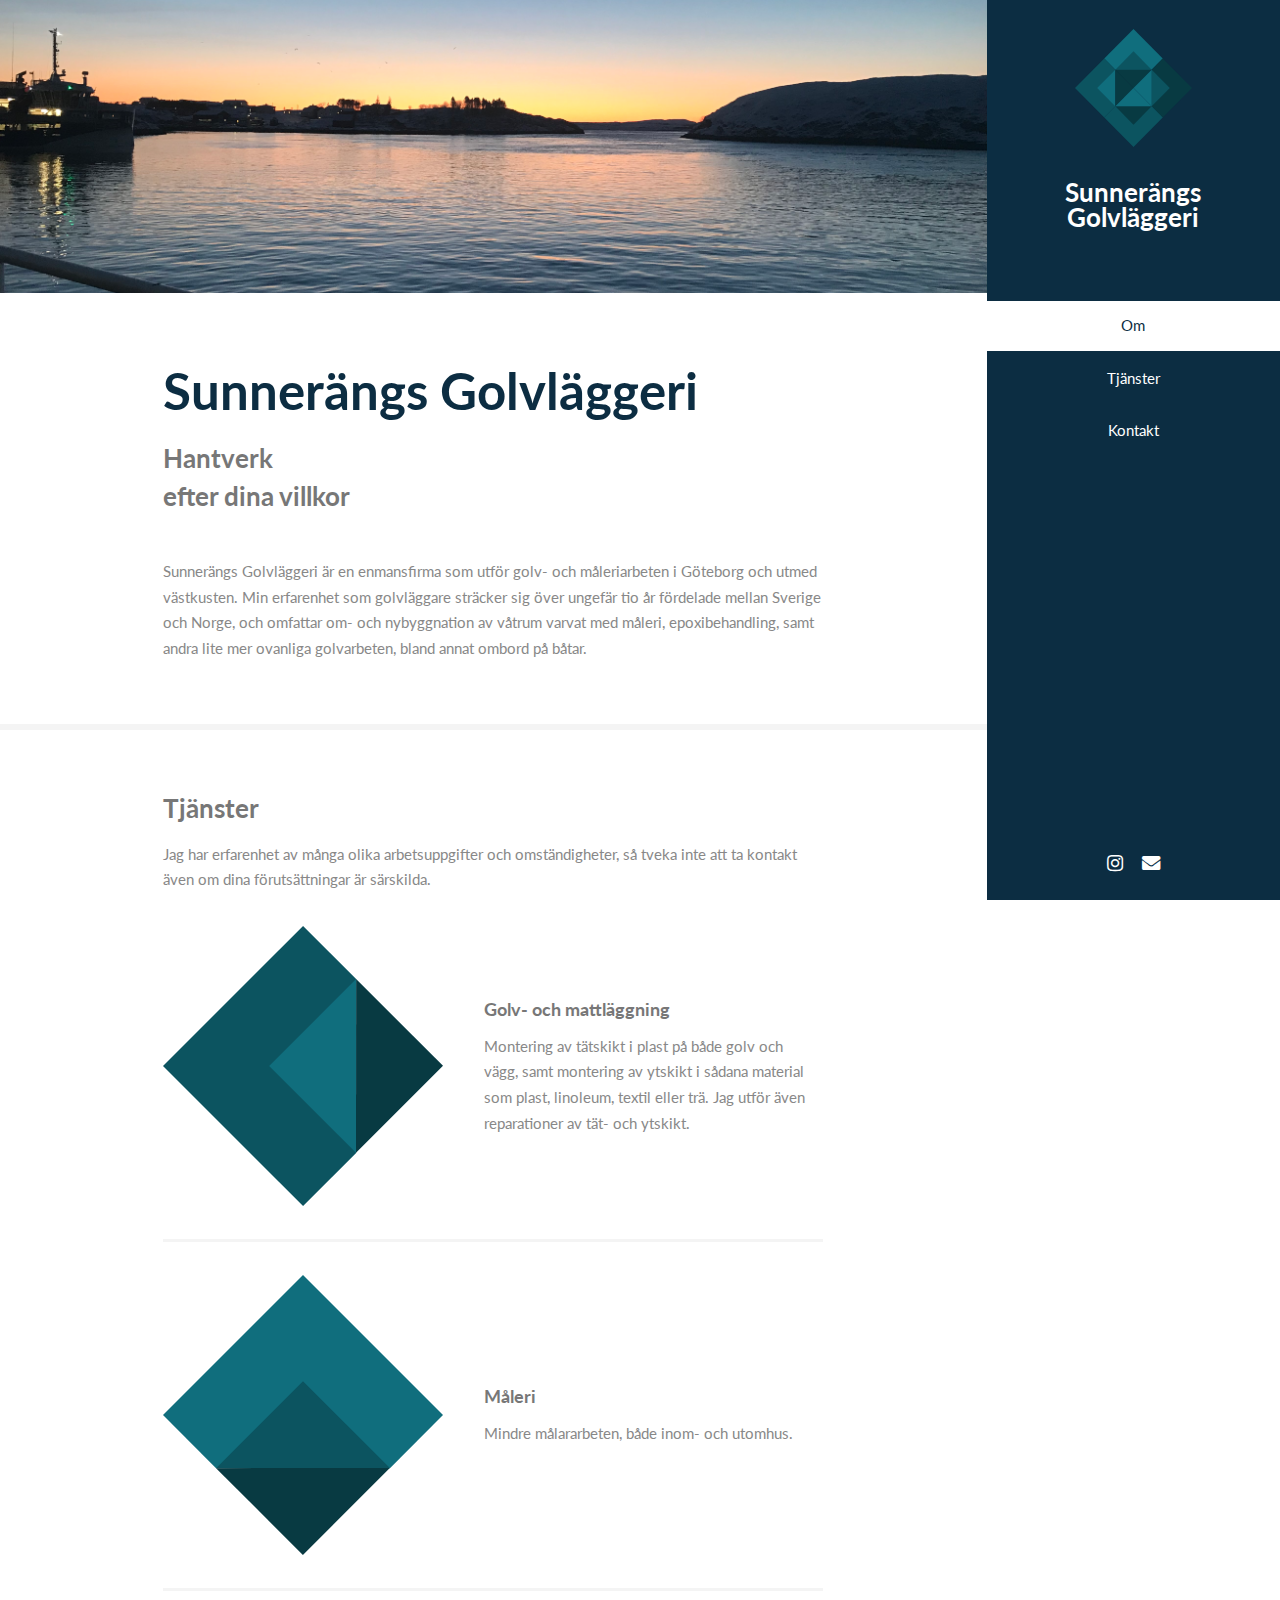
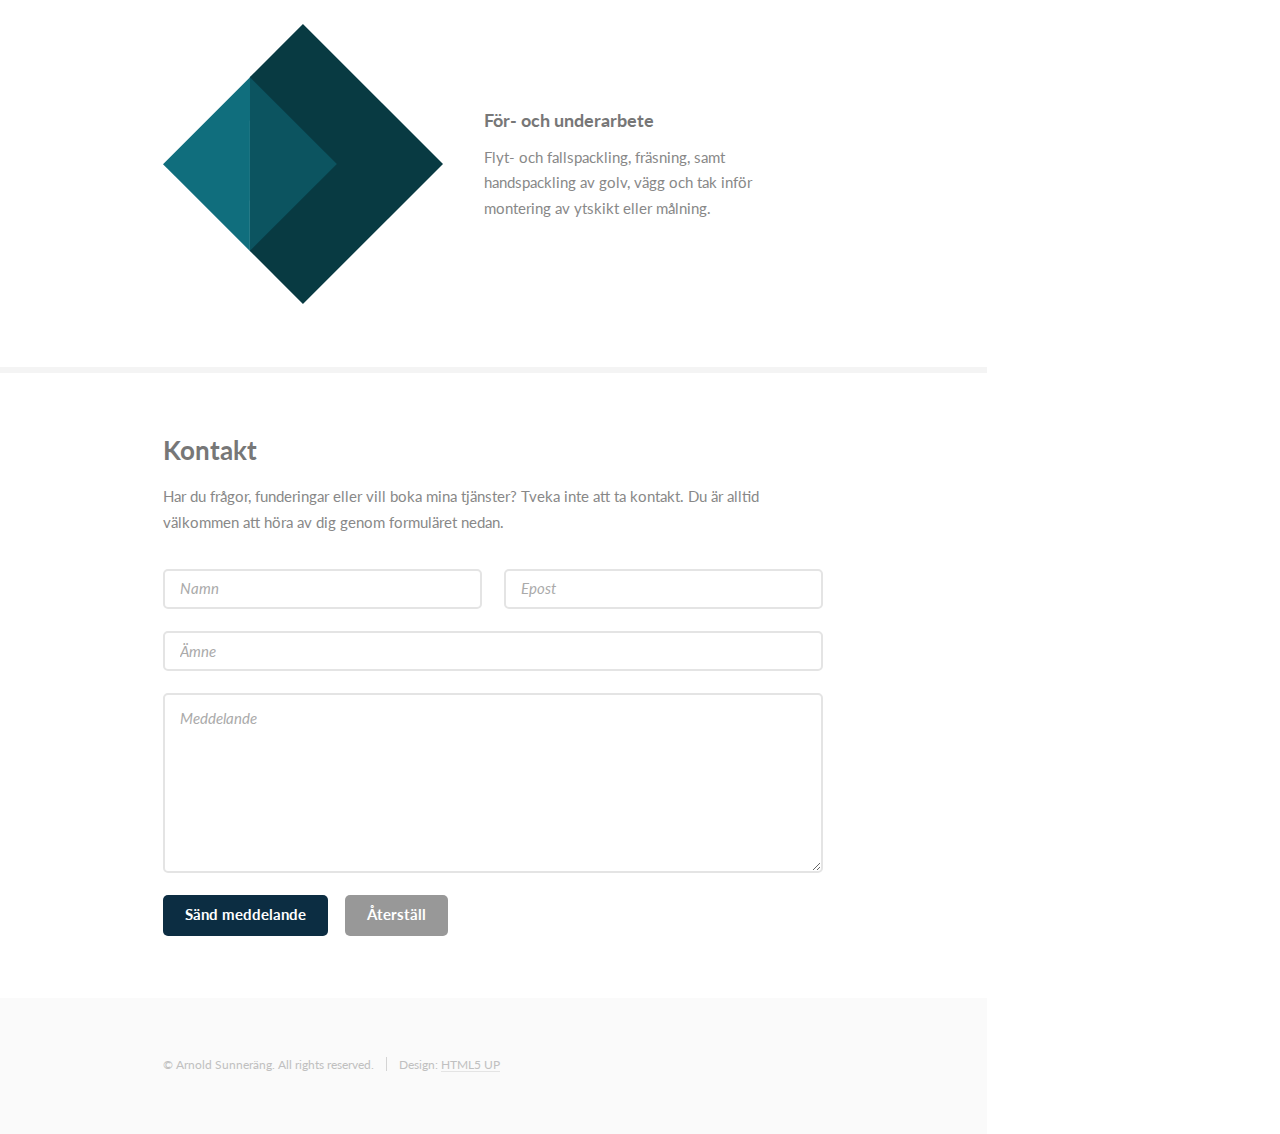
<file: index.html>
<!DOCTYPE HTML>
<!--
	Read Only by HTML5 UP
	html5up.net | @ajlkn
	Free for personal and commercial use under the CCA 3.0 license (html5up.net/license)
-->
<html>
	<head>
		<title>Sunnerängs Golvläggeri</title>
		<meta charset="utf-8" />
		<meta name="viewport" content="width=device-width, initial-scale=1, user-scalable=no" />
		<link rel="stylesheet" href="assets/css/main.css" />
		<link rel="icon" href="images/logo.svg" type="image/svg+xml">
	</head>
	<body class="is-preload">

		<!-- Header -->
			<section id="header">
				<header>
					<span class="image avatar"><img src="images/logo.svg" alt="" /></span>
					<h1 id="logo"><a href="#">Sunnerängs Golvläggeri</a></h1>
					<p><br />
						</p>
				</header>
				<nav id="nav">
					<ul>
						<li><a href="#one" class="active">Om</a></li>
						<li><a href="#three">Tjänster</a></li>
						<li><a href="#four">Kontakt</a></li>
					</ul>
				</nav>
				<footer>
					<ul class="icons">
						<li><a href="#" class="icon brands fa-instagram"><span class="label">Instagram</span></a></li>
						<li><a href="#" class="icon solid fa-envelope"><span class="label">Email</span></a></li>
					</ul>
				</footer>
			</section>

		<!-- Wrapper -->
			<div id="wrapper">

				<!-- Main -->
					<div id="main">

						<!-- One -->
							<section id="one">
								<div class="image main" data-position="center">
									<img src="images/boats.jpg" alt="" />
								</div>
								<div class="container">
									<header class="major">
										<h2>Sunnerängs Golvläggeri</h2>
										<p>Hantverk<br />
										efter dina villkor</p>
									</header>
									<p>Sunnerängs Golvläggeri är en enmansfirma som utför golv- och måleriarbeten i Göteborg och utmed västkusten.
										Min erfarenhet som golvläggare sträcker sig över ungefär tio år fördelade mellan Sverige och Norge,
										och omfattar om- och nybyggnation av våtrum varvat med måleri, epoxibehandling, samt andra lite mer ovanliga golvarbeten, bland annat ombord på båtar.</p>
								</div>
							</section>

						<!-- Two -->
							<!-- <section id="two">
								<div class="container">
									<h3>Tjänster</h3>
									<p>Sammanfattning av tjänster</p>
									<ul class="feature-icons">
										<li class="icon solid fa-code">Write all the code</li>
										<li class="icon solid fa-cubes">Stack small boxes</li>
										<li class="icon solid fa-book">Read books and stuff</li>
										<li class="icon solid fa-coffee">Drink much coffee</li>
										<li class="icon solid fa-bolt">Lightning bolt</li>
										<li class="icon solid fa-users">Shadow clone technique</li>
									</ul>
								</div>
							</section> -->

						<!-- Three -->
							<section id="three">
								<div class="container">
									<h3>Tjänster</h3>
									<p>Jag har erfarenhet av många olika arbetsuppgifter och omständigheter, 
										så tveka inte att ta kontakt även om dina förutsättningar är särskilda. 
									</p>
									<div class="features">
										<article>
											<a class="image"><img src="images/golvläggning.svg" alt="" /></a>
											<div class="inner">
												<h4>Golv- och mattläggning</h4>
												<p>Montering av tätskikt i plast på både golv och vägg, 
													samt montering av ytskikt i sådana material som plast, linoleum, textil eller trä.
													Jag utför även reparationer av tät- och ytskikt.
												</p>
											</div>
										</article>
										<article>
											<a class="image"><img src="images/måleri.svg" alt="" /></a>
											<div class="inner">
												<h4>Måleri</h4>
												<p>Mindre målararbeten, både inom- och utomhus.</p>
											</div>
										</article>
										<article>
											<a class="image"><img src="images/förarbete.svg" alt="" /></a>
											<div class="inner">
												<h4>För- och underarbete</h4>
												<p>Flyt- och fallspackling, fräsning, samt handspackling av golv, vägg och tak inför montering av ytskikt eller målning.</p>
											</div>
										</article>
									</div>
								</div>
							</section>

						<!-- Four -->
							<section id="four">
								<div class="container">
									<h3>Kontakt</h3>
									<p>Har du frågor, funderingar eller vill boka mina tjänster? 
										Tveka inte att ta kontakt. Du är alltid välkommen att höra av dig genom formuläret nedan.<br/>
									</p>
									<form method="post" action="https://formspree.io/f/xdoqrneo">
										<div class="row gtr-uniform">
											<div class="col-6 col-12-xsmall"><input type="text" name="name" id="name" placeholder="Namn" /></div>
											<div class="col-6 col-12-xsmall"><input type="email" name="email" id="email" placeholder="Epost" /></div>
											<div class="col-12"><input type="text" name="subject" id="subject" placeholder="Ämne" /></div>
											<div class="col-12"><textarea name="message" id="message" placeholder="Meddelande" rows="6"></textarea></div>
											<div class="col-12">
												<ul class="actions">
													<li><input type="submit" class="primary" value="Sänd meddelande" /></li>
													<li><input type="reset" value="Återställ" /></li>
												</ul>
											</div>
										</div>
									</form>
								</div>
							</section>

						<!-- Five -->
						<!--
							<section id="five">
								<div class="container">
									<h3>Elements</h3>

									<section>
										<h4>Text</h4>
										<p>This is <b>bold</b> and this is <strong>strong</strong>. This is <i>italic</i> and this is <em>emphasized</em>.
										This is <sup>superscript</sup> text and this is <sub>subscript</sub> text.
										This is <u>underlined</u> and this is code: <code>for (;;) { ... }</code>. Finally, <a href="#">this is a link</a>.</p>
										<hr />
										<header>
											<h4>Heading with a Subtitle</h4>
											<p>Lorem ipsum dolor sit amet nullam id egestas urna aliquam</p>
										</header>
										<p>Nunc lacinia ante nunc ac lobortis. Interdum adipiscing gravida odio porttitor sem non mi integer non faucibus ornare mi ut ante amet placerat aliquet. Volutpat eu sed ante lacinia sapien lorem accumsan varius montes viverra nibh in adipiscing blandit tempus accumsan.</p>
										<header>
											<h5>Heading with a Subtitle</h5>
											<p>Lorem ipsum dolor sit amet nullam id egestas urna aliquam</p>
										</header>
										<p>Nunc lacinia ante nunc ac lobortis. Interdum adipiscing gravida odio porttitor sem non mi integer non faucibus ornare mi ut ante amet placerat aliquet. Volutpat eu sed ante lacinia sapien lorem accumsan varius montes viverra nibh in adipiscing blandit tempus accumsan.</p>
										<hr />
										<h2>Heading Level 2</h2>
										<h3>Heading Level 3</h3>
										<h4>Heading Level 4</h4>
										<h5>Heading Level 5</h5>
										<h6>Heading Level 6</h6>
										<hr />
										<h5>Blockquote</h5>
										<blockquote>Fringilla nisl. Donec accumsan interdum nisi, quis tincidunt felis sagittis eget tempus euismod. Vestibulum ante ipsum primis in faucibus vestibulum. Blandit adipiscing eu felis iaculis volutpat ac adipiscing accumsan faucibus. Vestibulum ante ipsum primis in faucibus lorem ipsum dolor sit amet nullam adipiscing eu felis.</blockquote>
										<h5>Preformatted</h5>
										<pre><code>i = 0;

while (!deck.isInOrder()) {
    print 'Iteration ' + i;
    deck.shuffle();
    i++;
}

print 'It took ' + i + ' iterations to sort the deck.';</code></pre>
									</section>

									<section>
										<h4>Lists</h4>
										<div class="row">
											<div class="col-6 col-12-xsmall">
												<h5>Unordered</h5>
												<ul>
													<li>Dolor pulvinar etiam magna etiam.</li>
													<li>Sagittis adipiscing lorem eleifend.</li>
													<li>Felis enim feugiat dolore viverra.</li>
												</ul>
												<h5>Alternate</h5>
												<ul class="alt">
													<li>Dolor pulvinar etiam magna etiam.</li>
													<li>Sagittis adipiscing lorem eleifend.</li>
													<li>Felis enim feugiat dolore viverra.</li>
												</ul>
											</div>
											<div class="col-6 col-12-xsmall">
												<h5>Ordered</h5>
												<ol>
													<li>Dolor pulvinar etiam magna etiam.</li>
													<li>Etiam vel felis at lorem sed viverra.</li>
													<li>Felis enim feugiat dolore viverra.</li>
													<li>Dolor pulvinar etiam magna etiam.</li>
													<li>Etiam vel felis at lorem sed viverra.</li>
													<li>Felis enim feugiat dolore viverra.</li>
												</ol>
												<h5>Icons</h5>
												<ul class="icons">
													<li><a href="#" class="icon brands fa-twitter"><span class="label">Twitter</span></a></li>
													<li><a href="#" class="icon brands fa-facebook-f"><span class="label">Facebook</span></a></li>
													<li><a href="#" class="icon brands fa-instagram"><span class="label">Instagram</span></a></li>
													<li><a href="#" class="icon brands fa-github"><span class="label">Github</span></a></li>
													<li><a href="#" class="icon brands fa-dribbble"><span class="label">Dribbble</span></a></li>
													<li><a href="#" class="icon brands fa-tumblr"><span class="label">Tumblr</span></a></li>
												</ul>
											</div>
										</div>
										<h5>Actions</h5>
										<ul class="actions">
											<li><a href="#" class="button primary">Default</a></li>
											<li><a href="#" class="button">Default</a></li>
											<li><a href="#" class="button alt">Default</a></li>
										</ul>
										<ul class="actions small">
											<li><a href="#" class="button primary small">Small</a></li>
											<li><a href="#" class="button small">Small</a></li>
											<li><a href="#" class="button alt small">Small</a></li>
										</ul>
										<div class="row">
											<div class="col-3 col-6-medium col-12-xsmall">
												<ul class="actions stacked">
													<li><a href="#" class="button primary">Default</a></li>
													<li><a href="#" class="button">Default</a></li>
													<li><a href="#" class="button alt">Default</a></li>
												</ul>
											</div>
											<div class="col-3 col-6 col-12-xsmall">
												<ul class="actions stacked">
													<li><a href="#" class="button primary small">Small</a></li>
													<li><a href="#" class="button small">Small</a></li>
													<li><a href="#" class="button alt small">Small</a></li>
												</ul>
											</div>
											<div class="col-3 col-6-medium col-12-xsmall">
												<ul class="actions stacked">
													<li><a href="#" class="button primary fit">Default</a></li>
													<li><a href="#" class="button fit">Default</a></li>
													<li><a href="#" class="button alt fit">Default</a></li>
												</ul>
											</div>
											<div class="col-3 col-6-medium col-12-xsmall">
												<ul class="actions stacked">
													<li><a href="#" class="button primary small fit">Small</a></li>
													<li><a href="#" class="button small fit">Small</a></li>
													<li><a href="#" class="button alt small fit">Small</a></li>
												</ul>
											</div>
										</div>
									</section>

									<section>
										<h4>Table</h4>
										<h5>Default</h5>
										<div class="table-wrapper">
											<table>
												<thead>
													<tr>
														<th>Name</th>
														<th>Description</th>
														<th>Price</th>
													</tr>
												</thead>
												<tbody>
													<tr>
														<td>Item One</td>
														<td>Ante turpis integer aliquet porttitor.</td>
														<td>29.99</td>
													</tr>
													<tr>
														<td>Item Two</td>
														<td>Vis ac commodo adipiscing arcu aliquet.</td>
														<td>19.99</td>
													</tr>
													<tr>
														<td>Item Three</td>
														<td> Morbi faucibus arcu accumsan lorem.</td>
														<td>29.99</td>
													</tr>
													<tr>
														<td>Item Four</td>
														<td>Vitae integer tempus condimentum.</td>
														<td>19.99</td>
													</tr>
													<tr>
														<td>Item Five</td>
														<td>Ante turpis integer aliquet porttitor.</td>
														<td>29.99</td>
													</tr>
												</tbody>
												<tfoot>
													<tr>
														<td colspan="2"></td>
														<td>100.00</td>
													</tr>
												</tfoot>
											</table>
										</div>

										<h5>Alternate</h5>
										<div class="table-wrapper">
											<table class="alt">
												<thead>
													<tr>
														<th>Name</th>
														<th>Description</th>
														<th>Price</th>
													</tr>
												</thead>
												<tbody>
													<tr>
														<td>Item One</td>
														<td>Ante turpis integer aliquet porttitor.</td>
														<td>29.99</td>
													</tr>
													<tr>
														<td>Item Two</td>
														<td>Vis ac commodo adipiscing arcu aliquet.</td>
														<td>19.99</td>
													</tr>
													<tr>
														<td>Item Three</td>
														<td> Morbi faucibus arcu accumsan lorem.</td>
														<td>29.99</td>
													</tr>
													<tr>
														<td>Item Four</td>
														<td>Vitae integer tempus condimentum.</td>
														<td>19.99</td>
													</tr>
													<tr>
														<td>Item Five</td>
														<td>Ante turpis integer aliquet porttitor.</td>
														<td>29.99</td>
													</tr>
												</tbody>
												<tfoot>
													<tr>
														<td colspan="2"></td>
														<td>100.00</td>
													</tr>
												</tfoot>
											</table>
										</div>
									</section>

									<section>
										<h4>Buttons</h4>
										<ul class="actions">
											<li><a href="#" class="button primary">Primary</a></li>
											<li><a href="#" class="button">Default</a></li>
											<li><a href="#" class="button alt">Alternate</a></li>
										</ul>
										<ul class="actions">
											<li><a href="#" class="button primary large">Large</a></li>
											<li><a href="#" class="button">Default</a></li>
											<li><a href="#" class="button alt small">Small</a></li>
										</ul>
										<ul class="actions fit">
											<li><a href="#" class="button primary fit">Fit</a></li>
											<li><a href="#" class="button fit">Fit</a></li>
											<li><a href="#" class="button alt fit">Fit</a></li>
										</ul>
										<ul class="actions fit small">
											<li><a href="#" class="button primary fit small">Fit + Small</a></li>
											<li><a href="#" class="button fit small">Fit + Small</a></li>
											<li><a href="#" class="button alt fit small">Fit + Small</a></li>
										</ul>
										<ul class="actions">
											<li><a href="#" class="button primary icon solid fa-download">Icon</a></li>
											<li><a href="#" class="button icon solid fa-download">Icon</a></li>
											<li><a href="#" class="button alt icon solid fa-check">Icon</a></li>
										</ul>
										<ul class="actions">
											<li><span class="button primary disabled">Primary</span></li>
											<li><span class="button disabled">Default</span></li>
											<li><span class="button alt disabled">Alternate</span></li>
										</ul>
									</section>

									<section>
										<h4>Form</h4>
										<form method="post" action="#">
											<div class="row gtr-uniform">
												<div class="col-6 col-12-xsmall">
													<input type="text" name="demo-name" id="demo-name" value="" placeholder="Name" />
												</div>
												<div class="col-6 col-12-xsmall">
													<input type="email" name="demo-email" id="demo-email" value="" placeholder="Email" />
												</div>
												<div class="col-12">
													<select name="demo-category" id="demo-category">
														<option value="">- Category -</option>
														<option value="1">Manufacturing</option>
														<option value="1">Shipping</option>
														<option value="1">Administration</option>
														<option value="1">Human Resources</option>
													</select>
												</div>
												<div class="col-4 col-12-medium">
													<input type="radio" id="demo-priority-low" name="demo-priority" checked>
													<label for="demo-priority-low">Low Priority</label>
												</div>
												<div class="col-4 col-12-medium">
													<input type="radio" id="demo-priority-normal" name="demo-priority">
													<label for="demo-priority-normal">Normal Priority</label>
												</div>
												<div class="col-4 col-12-medium">
													<input type="radio" id="demo-priority-high" name="demo-priority">
													<label for="demo-priority-high">High Priority</label>
												</div>
												<div class="col-6 col-12-medium">
													<input type="checkbox" id="demo-copy" name="demo-copy">
													<label for="demo-copy">Email me a copy of this message</label>
												</div>
												<div class="col-6 col-12-medium">
													<input type="checkbox" id="demo-human" name="demo-human" checked>
													<label for="demo-human">I am a human and not a robot</label>
												</div>
												<div class="col-12">
													<textarea name="demo-message" id="demo-message" placeholder="Enter your message" rows="6"></textarea>
												</div>
												<div class="col-12">
													<ul class="actions">
														<li><input type="submit" value="Send Message" /></li>
														<li><input type="reset" value="Reset" class="alt" /></li>
													</ul>
												</div>
											</div>
										</form>
									</section>

									<section>
										<h4>Image</h4>
										<h5>Fit</h5>
										<span class="image fit"><img src="images/banner.jpg" alt="" /></span>
										<div class="box alt">
											<div class="row gtr-50 gtr-uniform">
												<div class="col-4"><span class="image fit"><img src="images/pic01.jpg" alt="" /></span></div>
												<div class="col-4"><span class="image fit"><img src="images/pic02.jpg" alt="" /></span></div>
												<div class="col-4"><span class="image fit"><img src="images/pic03.jpg" alt="" /></span></div>
												<div class="col-4"><span class="image fit"><img src="images/pic02.jpg" alt="" /></span></div>
												<div class="col-4"><span class="image fit"><img src="images/pic03.jpg" alt="" /></span></div>
												<div class="col-4"><span class="image fit"><img src="images/pic01.jpg" alt="" /></span></div>
												<div class="col-4"><span class="image fit"><img src="images/pic03.jpg" alt="" /></span></div>
												<div class="col-4"><span class="image fit"><img src="images/pic01.jpg" alt="" /></span></div>
												<div class="col-4"><span class="image fit"><img src="images/pic02.jpg" alt="" /></span></div>
											</div>
										</div>
										<h5>Left &amp; Right</h5>
										<p><span class="image left"><img src="images/avatar.jpg" alt="" /></span>Fringilla nisl. Donec accumsan interdum nisi, quis tincidunt felis sagittis eget. tempus euismod. Vestibulum ante ipsum primis in faucibus vestibulum. Blandit adipiscing eu felis iaculis volutpat ac adipiscing accumsan eu faucibus. Integer ac pellentesque praesent tincidunt felis sagittis eget. tempus euismod. Vestibulum ante ipsum primis in faucibus vestibulum. Blandit adipiscing eu felis iaculis volutpat ac adipiscing accumsan eu faucibus. Integer ac pellentesque praesent. Donec accumsan interdum nisi, quis tincidunt felis sagittis eget. tempus euismod. Vestibulum ante ipsum primis in faucibus vestibulum. Blandit adipiscing eu felis iaculis volutpat ac adipiscing accumsan eu faucibus. Integer ac pellentesque praesent tincidunt felis sagittis eget. tempus euismod. Vestibulum ante ipsum primis in faucibus vestibulum. Blandit adipiscing eu felis iaculis volutpat ac adipiscing accumsan eu faucibus. Integer ac pellentesque praesent.</p>
										<p><span class="image right"><img src="images/avatar.jpg" alt="" /></span>Fringilla nisl. Donec accumsan interdum nisi, quis tincidunt felis sagittis eget. tempus euismod. Vestibulum ante ipsum primis in faucibus vestibulum. Blandit adipiscing eu felis iaculis volutpat ac adipiscing accumsan eu faucibus. Integer ac pellentesque praesent tincidunt felis sagittis eget. tempus euismod. Vestibulum ante ipsum primis in faucibus vestibulum. Blandit adipiscing eu felis iaculis volutpat ac adipiscing accumsan eu faucibus. Integer ac pellentesque praesent. Donec accumsan interdum nisi, quis tincidunt felis sagittis eget. tempus euismod. Vestibulum ante ipsum primis in faucibus vestibulum. Blandit adipiscing eu felis iaculis volutpat ac adipiscing accumsan eu faucibus. Integer ac pellentesque praesent tincidunt felis sagittis eget. tempus euismod. Vestibulum ante ipsum primis in faucibus vestibulum. Blandit adipiscing eu felis iaculis volutpat ac adipiscing accumsan eu faucibus. Integer ac pellentesque praesent.</p>
									</section>

								</div>
							</section>
						-->

					</div>

				<!-- Footer -->
					<section id="footer">
						<div class="container">
							<ul class="copyright">
								<li>&copy; Arnold Sunneräng. All rights reserved.</li><li>Design: <a href="http://html5up.net">HTML5 UP</a></li>
							</ul>
						</div>
					</section>

			</div>

		<!-- Scripts -->
			<script src="assets/js/jquery.min.js"></script>
			<script src="assets/js/jquery.scrollex.min.js"></script>
			<script src="assets/js/jquery.scrolly.min.js"></script>
			<script src="assets/js/browser.min.js"></script>
			<script src="assets/js/breakpoints.min.js"></script>
			<script src="assets/js/util.js"></script>
			<script src="assets/js/main.js"></script>

	</body>
</html>
</file>
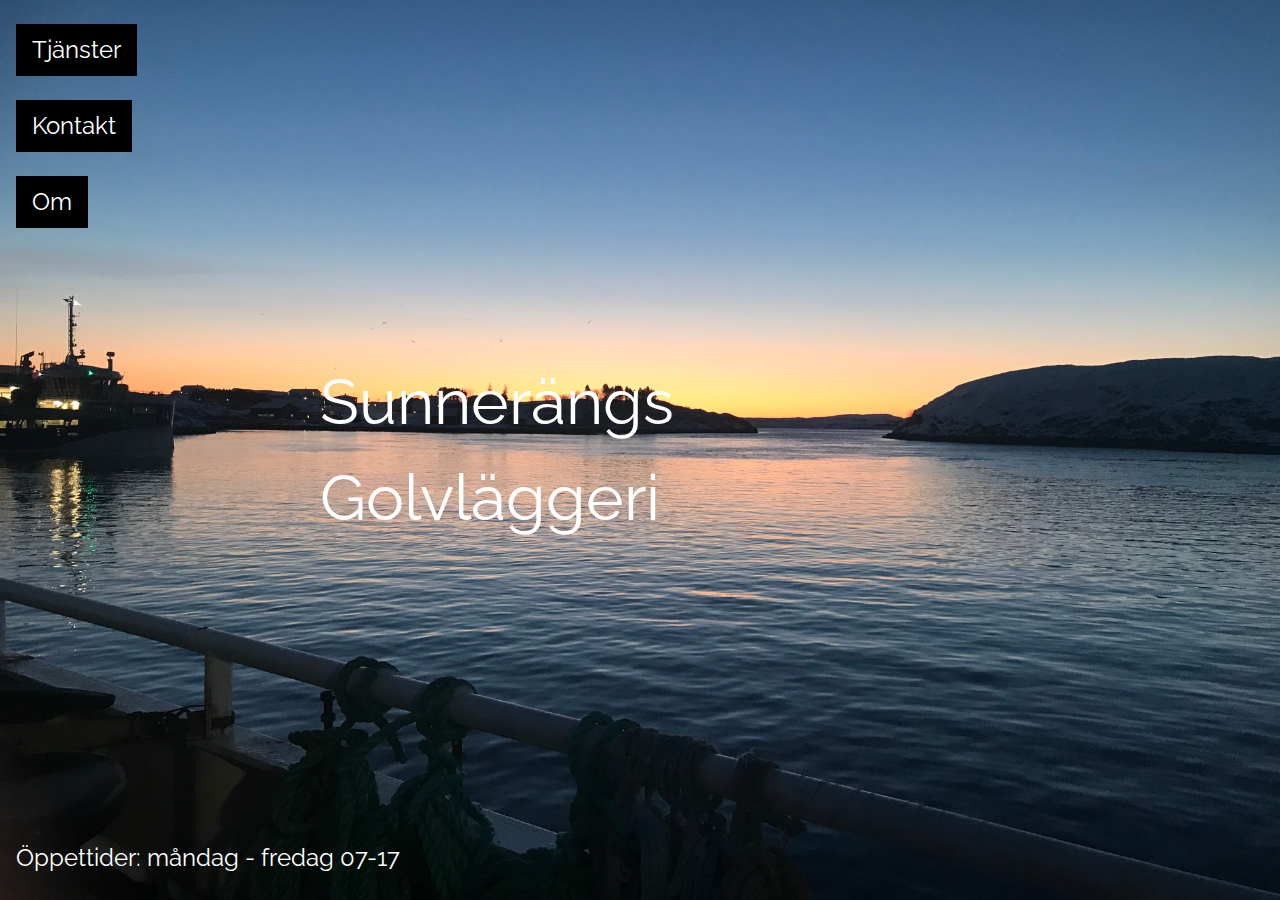
<file: old/index.html>
<!DOCTYPE html>
<html>
<head>
<title>Sunnerängs Golvläggeri</title>
<meta charset="UTF-8">
<meta name="viewport" content="width=device-width, initial-scale=1">
<link rel="stylesheet" href="https://www.w3schools.com/w3css/4/w3.css">
<link rel="stylesheet" href="https://fonts.googleapis.com/css?family=Raleway">
<style>
body,h1,h5 {font-family: "Raleway", sans-serif}
body, html {height: 100%}
.bgimg {
  background-image: url('./background.jpg');
  min-height: 100%;
  background-position: center;
  background-size: cover;
}
</style>
</head>
<body>

<div class="bgimg w3-display-container w3-text-white">
  <div class="w3-display-middle w3-jumbo">
    <p>Sunnerängs Golvläggeri</p>
  </div>
  <div class="w3-display-topleft w3-container w3-xlarge">
    <p><button onclick="document.getElementById('menu').style.display='block'" class="w3-button w3-black">Tjänster</button></p>
    <p><button onclick="document.getElementById('contact').style.display='block'" class="w3-button w3-black">Kontakt</button></p>
    <p><button onclick="document.getElementById('about').style.display='block'" class="w3-button w3-black">Om</button></p>
  </div>
  <div class="w3-display-bottomleft w3-container">
    <p class="w3-xlarge">Öppettider: måndag - fredag 07-17</p>
  </div>
</div>

<!-- Menu Modal -->
<div id="menu" class="w3-modal">
  <div class="w3-modal-content w3-animate-zoom">
    <div class="w3-container w3-black w3-display-container">
      <span onclick="document.getElementById('menu').style.display='none'" class="w3-button w3-display-topright w3-large">x</span>
      <h1>Golvläggning</h1>
    </div>
    <div class="w3-container">
      <h5>Montering av tätskikt på golv och vägg</h5>
      <h5>Montering av ytskikt av plast och linoleum</h5>
      <h5>Montering av ytskikt som parkett, klickgolv och textil</h5>
    </div>
    <div class="w3-container w3-black">
      <h1>Måleri</h1>
    </div>
    <div class="w3-container">
      <h5>Mindre målararbeten inomhus</h5>
      <h5>Fasadmålning</h5>
    </div>
    <div class="w3-container w3-black">
      <h1>För- och underarbete</h1>
    </div>
    <div class="w3-container">
      <h5>Rivning av befintliga ytskikt</h5>
      <h5>Handspackling av golv</h5>
      <h5>Handspackling av väggar och tak</h5>
      <h5>Flytspackling</h5>
      <h5>Slipning av väggar och tak</h5>
      <h5>Fräsning av golv</h5>
    </div>
  </div>
</div>

<!-- Contact Modal -->
<div id="contact" class="w3-modal">
  <div class="w3-modal-content w3-animate-zoom">
    <div class="w3-container w3-black">
      <span onclick="document.getElementById('contact').style.display='none'" class="w3-button w3-display-topright w3-large">x</span>
      <h1>Kontakt</h1>
    </div>
    <div class="w3-container">
      <p>Jag ser fram emot att höra från dig! Har du frågor, funderingar eller vill boka mina tjänster? Tveka inte att ta kontakt. Du är alltid välkommen att höra av dig:</p>
      <p>Epost:     sunnerang@icloud.com</p>
      <p>Telefon:   +46 76-706 22 89</p>
    </div>
  </div>
</div>

<!-- About Modal -->
<div id="about" class="w3-modal">
    <div class="w3-modal-content w3-animate-zoom">
      <div class="w3-container w3-black">
        <span onclick="document.getElementById('about').style.display='none'" class="w3-button w3-display-topright w3-large">x</span>
        <h1>Om</h1>
      </div>
      <div class="w3-container">
        <p>Sunnerängs Golvläggeri är en enmansfirma som utför golv- och måleriarbeten i Göteborg och utmed västkusten.</p>
        <p>Min erfarenhet som golvläggare sträcker sig över tio år fördelade mellan Sverige och Norge,
            och omfattar om- och nybyggen av våtrum varvat med måleri, epoxibehandling och andra mindre golvarbeten, bland annat ombord på båtar.</p>
      </div>
    </div>
  </div>

</body>
</html>
</file>
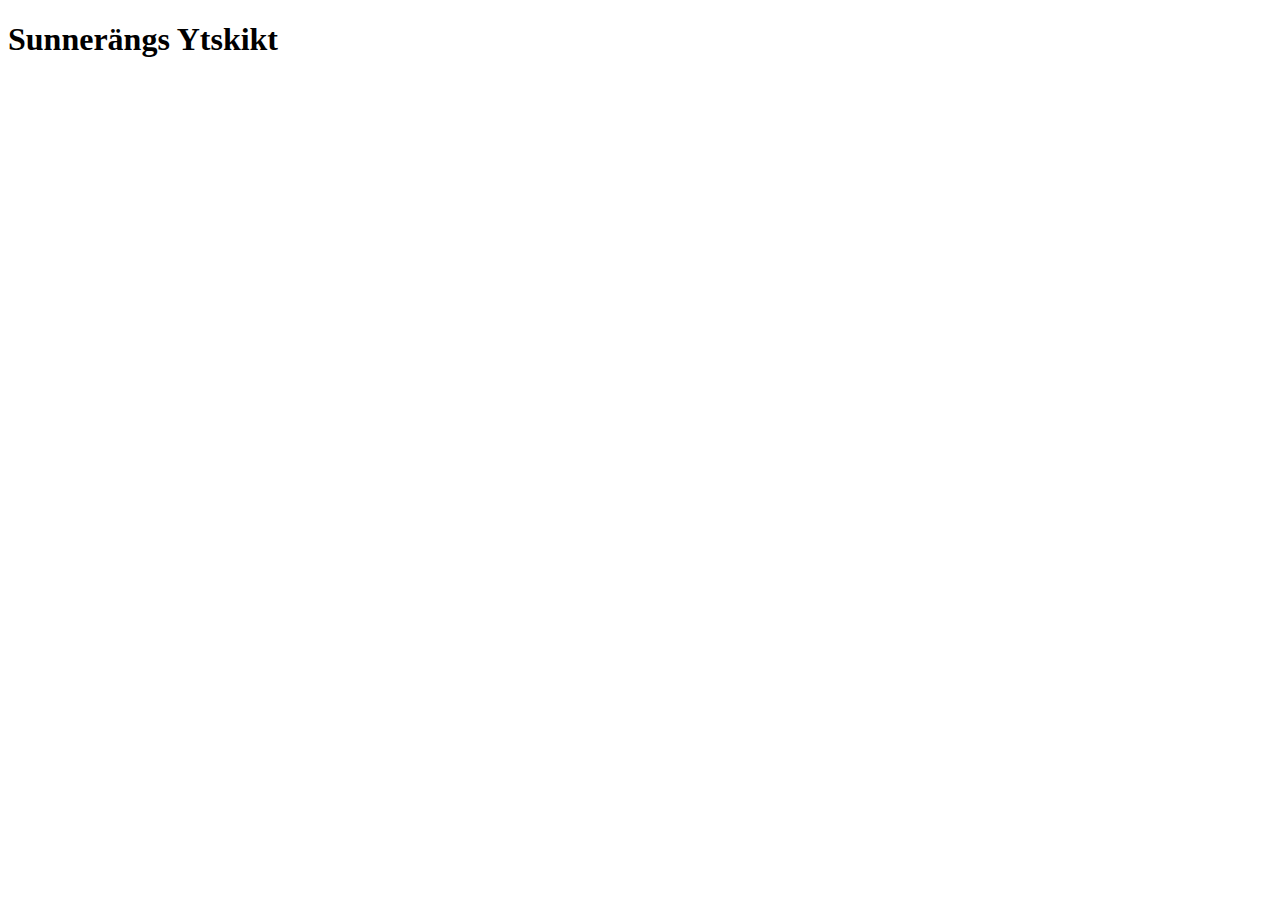
<file: index2.html>
<!DOCTYPE HTML>

<html>
    <head>
        <title>Sunnerängs Ytskikt</title>
        <meta charset="utf8" />
        <link rel="icon" href="images/logo2.svg" type="image/svg">
        </head>
    <body>
        <header>
            <h1>Sunnerängs Ytskikt</h1>
            </header>
        </body>
</html>
</file>
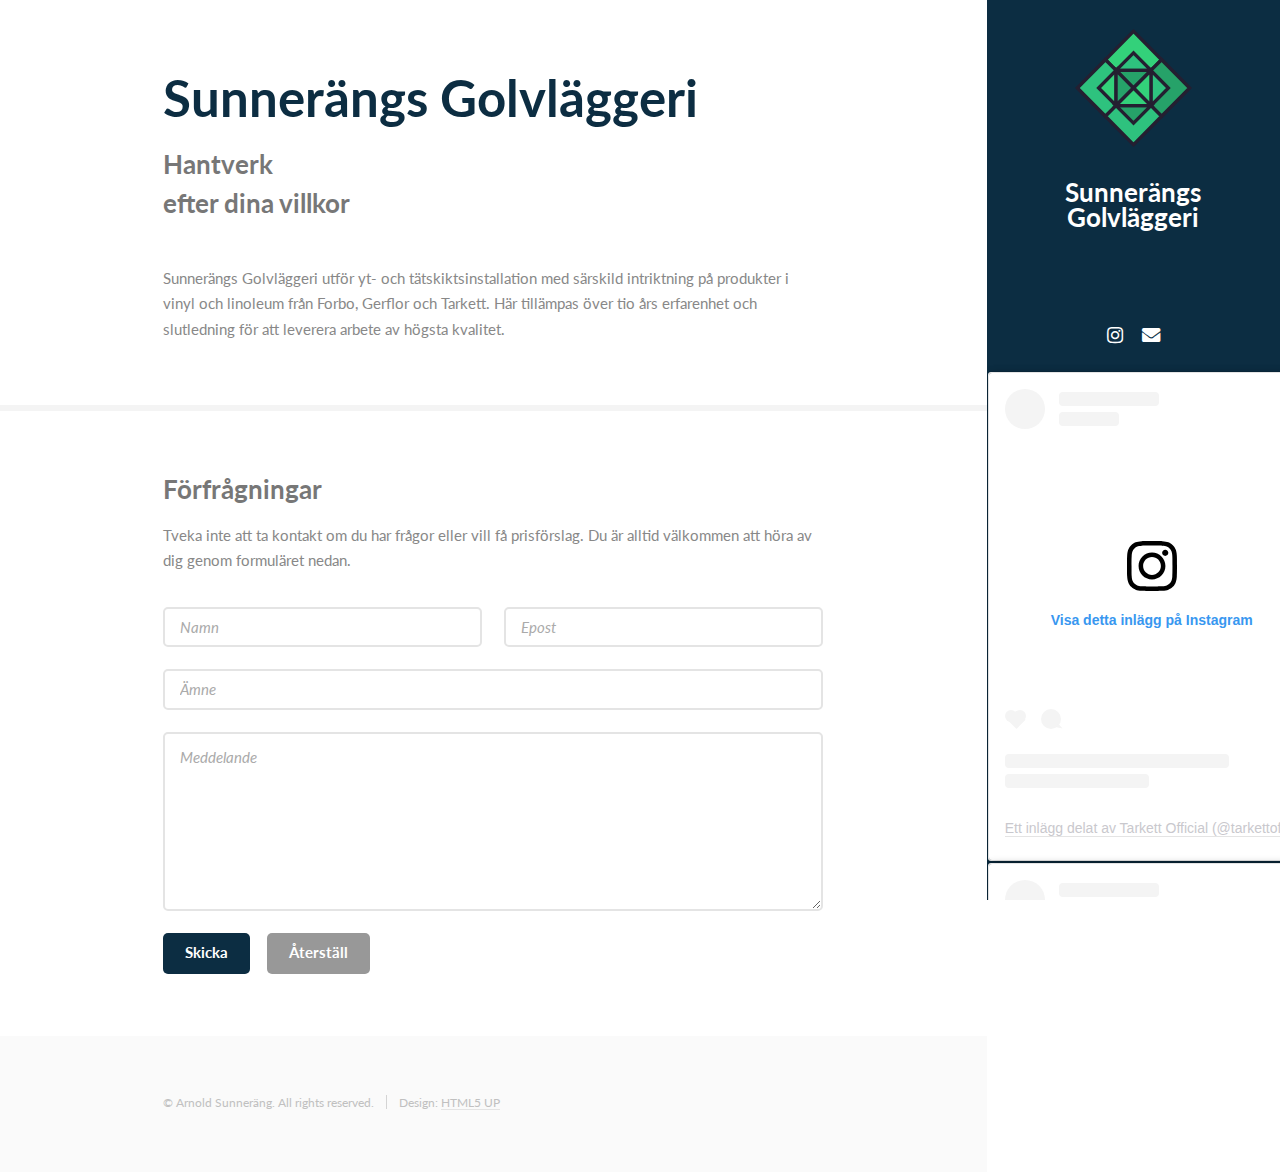
<file: oldindex.html>
<!DOCTYPE HTML>
<!--
	Read Only by HTML5 UP
	html5up.net | @ajlkn
	Free for personal and commercial use under the CCA 3.0 license (html5up.net/license)
-->
<html>
	<head>
		<title>Sunnerängs Golvläggeri</title>
		<meta charset="utf-8" />
		<meta name="viewport" content="width=device-width, initial-scale=1, user-scalable=no" />
		<link rel="stylesheet" href="assets/css/main.css" />
		<link rel="icon" href="images/logo2.svg" type="image/svg+xml">
	</head>
	<body class="is-preload">

		<!-- Header -->
			<section id="header">
				<header>
					<span class="image avatar"><img src="images/logo2.svg" alt="" /></span>
					<h1 id="logo"><a href="#">Sunnerängs Golvläggeri</a></h1>
					<p><br />
						</p>
				</header>
                
                <footer>
                    <ul class="icons">
                        <li><a href="https://www.instagram.com/sunnerangs/" class="icon brands fa-instagram"><span class="label">Instagram</span></a></li>
                        <li><a href="#four" class="icon solid fa-envelope"><span class="label">Email</span></a></li>
                    </ul>
                </footer>
                
                <div style=" background:#FFF; border:0; border-radius:3px; box-shadow:0 0 1px 0 rgba(0,0,0,0.5),0 1px 10px 0 rgba(0,0,0,0.15); margin: 1px; max-width:540px; min-width:326px; padding:0; width:99.375%; width:-webkit-calc(100% - 2px); width:calc(100% - 2px);">
                    <blockquote class="instagram-media" data-instgrm-permalink="https://www.instagram.com/p/DRJ0gsdDJeP/?utm_source=ig_embed&amp;utm_campaign=loading" data-instgrm-version="14" style=" background:#FFF; border:0; border-radius:3px; box-shadow:0 0 1px 0 rgba(0,0,0,0.5),0 1px 10px 0 rgba(0,0,0,0.15); margin: 1px; max-width:540px; min-width:326px; padding:0; width:99.375%; width:-webkit-calc(100% - 2px); width:calc(100% - 2px);"><div style="padding:16px;"> <a href="https://www.instagram.com/p/DRJ0gsdDJeP/?utm_source=ig_embed&amp;utm_campaign=loading" style=" background:#FFFFFF; line-height:0; padding:0 0; text-align:center; text-decoration:none; width:100%;" target="_blank"> <div style=" display: flex; flex-direction: row; align-items: center;"> <div style="background-color: #F4F4F4; border-radius: 50%; flex-grow: 0; height: 40px; margin-right: 14px; width: 40px;"></div> <div style="display: flex; flex-direction: column; flex-grow: 1; justify-content: center;"> <div style=" background-color: #F4F4F4; border-radius: 4px; flex-grow: 0; height: 14px; margin-bottom: 6px; width: 100px;"></div> <div style=" background-color: #F4F4F4; border-radius: 4px; flex-grow: 0; height: 14px; width: 60px;"></div></div></div><div style="padding: 19% 0;"></div> <div style="display:block; height:50px; margin:0 auto 12px; width:50px;"><svg width="50px" height="50px" viewBox="0 0 60 60" version="1.1" xmlns="https://www.w3.org/2000/svg" xmlns:xlink="https://www.w3.org/1999/xlink"><g stroke="none" stroke-width="1" fill="none" fill-rule="evenodd"><g transform="translate(-511.000000, -20.000000)" fill="#000000"><g><path d="M556.869,30.41 C554.814,30.41 553.148,32.076 553.148,34.131 C553.148,36.186 554.814,37.852 556.869,37.852 C558.924,37.852 560.59,36.186 560.59,34.131 C560.59,32.076 558.924,30.41 556.869,30.41 M541,60.657 C535.114,60.657 530.342,55.887 530.342,50 C530.342,44.114 535.114,39.342 541,39.342 C546.887,39.342 551.658,44.114 551.658,50 C551.658,55.887 546.887,60.657 541,60.657 M541,33.886 C532.1,33.886 524.886,41.1 524.886,50 C524.886,58.899 532.1,66.113 541,66.113 C549.9,66.113 557.115,58.899 557.115,50 C557.115,41.1 549.9,33.886 541,33.886 M565.378,62.101 C565.244,65.022 564.756,66.606 564.346,67.663 C563.803,69.06 563.154,70.057 562.106,71.106 C561.058,72.155 560.06,72.803 558.662,73.347 C557.607,73.757 556.021,74.244 553.102,74.378 C549.944,74.521 548.997,74.552 541,74.552 C533.003,74.552 532.056,74.521 528.898,74.378 C525.979,74.244 524.393,73.757 523.338,73.347 C521.94,72.803 520.942,72.155 519.894,71.106 C518.846,70.057 518.197,69.06 517.654,67.663 C517.244,66.606 516.755,65.022 516.623,62.101 C516.479,58.943 516.448,57.996 516.448,50 C516.448,42.003 516.479,41.056 516.623,37.899 C516.755,34.978 517.244,33.391 517.654,32.338 C518.197,30.938 518.846,29.942 519.894,28.894 C520.942,27.846 521.94,27.196 523.338,26.654 C524.393,26.244 525.979,25.756 528.898,25.623 C532.057,25.479 533.004,25.448 541,25.448 C548.997,25.448 549.943,25.479 553.102,25.623 C556.021,25.756 557.607,26.244 558.662,26.654 C560.06,27.196 561.058,27.846 562.106,28.894 C563.154,29.942 563.803,30.938 564.346,32.338 C564.756,33.391 565.244,34.978 565.378,37.899 C565.522,41.056 565.552,42.003 565.552,50 C565.552,57.996 565.522,58.943 565.378,62.101 M570.82,37.631 C570.674,34.438 570.167,32.258 569.425,30.349 C568.659,28.377 567.633,26.702 565.965,25.035 C564.297,23.368 562.623,22.342 560.652,21.575 C558.743,20.834 556.562,20.326 553.369,20.18 C550.169,20.033 549.148,20 541,20 C532.853,20 531.831,20.033 528.631,20.18 C525.438,20.326 523.257,20.834 521.349,21.575 C519.376,22.342 517.703,23.368 516.035,25.035 C514.368,26.702 513.342,28.377 512.574,30.349 C511.834,32.258 511.326,34.438 511.181,37.631 C511.035,40.831 511,41.851 511,50 C511,58.147 511.035,59.17 511.181,62.369 C511.326,65.562 511.834,67.743 512.574,69.651 C513.342,71.625 514.368,73.296 516.035,74.965 C517.703,76.634 519.376,77.658 521.349,78.425 C523.257,79.167 525.438,79.673 528.631,79.82 C531.831,79.965 532.853,80.001 541,80.001 C549.148,80.001 550.169,79.965 553.369,79.82 C556.562,79.673 558.743,79.167 560.652,78.425 C562.623,77.658 564.297,76.634 565.965,74.965 C567.633,73.296 568.659,71.625 569.425,69.651 C570.167,67.743 570.674,65.562 570.82,62.369 C570.966,59.17 571,58.147 571,50 C571,41.851 570.966,40.831 570.82,37.631"></path></g></g></g></svg></div><div style="padding-top: 8px;"> <div style=" color:#3897f0; font-family:Arial,sans-serif; font-size:14px; font-style:normal; font-weight:550; line-height:18px;">Visa detta inlägg på Instagram</div></div><div style="padding: 12.5% 0;"></div> <div style="display: flex; flex-direction: row; margin-bottom: 14px; align-items: center;"><div> <div style="background-color: #F4F4F4; border-radius: 50%; height: 12.5px; width: 12.5px; transform: translateX(0px) translateY(7px);"></div> <div style="background-color: #F4F4F4; height: 12.5px; transform: rotate(-45deg) translateX(3px) translateY(1px); width: 12.5px; flex-grow: 0; margin-right: 14px; margin-left: 2px;"></div> <div style="background-color: #F4F4F4; border-radius: 50%; height: 12.5px; width: 12.5px; transform: translateX(9px) translateY(-18px);"></div></div><div style="margin-left: 8px;"> <div style=" background-color: #F4F4F4; border-radius: 50%; flex-grow: 0; height: 20px; width: 20px;"></div> <div style=" width: 0; height: 0; border-top: 2px solid transparent; border-left: 6px solid #f4f4f4; border-bottom: 2px solid transparent; transform: translateX(16px) translateY(-4px) rotate(30deg)"></div></div><div style="margin-left: auto;"> <div style=" width: 0px; border-top: 8px solid #F4F4F4; border-right: 8px solid transparent; transform: translateY(16px);"></div> <div style=" background-color: #F4F4F4; flex-grow: 0; height: 12px; width: 16px; transform: translateY(-4px);"></div> <div style=" width: 0; height: 0; border-top: 8px solid #F4F4F4; border-left: 8px solid transparent; transform: translateY(-4px) translateX(8px);"></div></div></div> <div style="display: flex; flex-direction: column; flex-grow: 1; justify-content: center; margin-bottom: 24px;"> <div style=" background-color: #F4F4F4; border-radius: 4px; flex-grow: 0; height: 14px; margin-bottom: 6px; width: 224px;"></div> <div style=" background-color: #F4F4F4; border-radius: 4px; flex-grow: 0; height: 14px; width: 144px;"></div></div></a><p style=" color:#c9c8cd; font-family:Arial,sans-serif; font-size:14px; line-height:17px; margin-bottom:0; margin-top:8px; overflow:hidden; padding:8px 0 7px; text-align:center; text-overflow:ellipsis; white-space:nowrap;"><a href="https://www.instagram.com/p/DRJ0gsdDJeP/?utm_source=ig_embed&amp;utm_campaign=loading" style=" color:#c9c8cd; font-family:Arial,sans-serif; font-size:14px; font-style:normal; font-weight:normal; line-height:17px; text-decoration:none;" target="_blank">Ett inlägg delat av Tarkett Official (@tarkettofficial)</a></p></div></blockquote>
                    <script async src="https://www.instagram.com/embed.js"></script>
                    </div>
                
                <div style=" background:#FFF; border:0; border-radius:3px; box-shadow:0 0 1px 0 rgba(0,0,0,0.5),0 1px 10px 0 rgba(0,0,0,0.15); margin: 1px; max-width:540px; min-width:326px; padding:0; width:99.375%; width:-webkit-calc(100% - 2px); width:calc(100% - 2px);">
                    <blockquote class="instagram-media" data-instgrm-permalink="https://www.instagram.com/p/DQqws4_EkCH/?utm_source=ig_embed&amp;utm_campaign=loading" data-instgrm-version="14" style=" background:#FFF; border:0; border-radius:3px; box-shadow:0 0 1px 0 rgba(0,0,0,0.5),0 1px 10px 0 rgba(0,0,0,0.15); margin: 1px; max-width:540px; min-width:326px; padding:0; width:99.375%; width:-webkit-calc(100% - 2px); width:calc(100% - 2px);"><div style="padding:16px;"> <a href="https://www.instagram.com/p/DQqws4_EkCH/?utm_source=ig_embed&amp;utm_campaign=loading" style=" background:#FFFFFF; line-height:0; padding:0 0; text-align:center; text-decoration:none; width:100%;" target="_blank"> <div style=" display: flex; flex-direction: row; align-items: center;"> <div style="background-color: #F4F4F4; border-radius: 50%; flex-grow: 0; height: 40px; margin-right: 14px; width: 40px;"></div> <div style="display: flex; flex-direction: column; flex-grow: 1; justify-content: center;"> <div style=" background-color: #F4F4F4; border-radius: 4px; flex-grow: 0; height: 14px; margin-bottom: 6px; width: 100px;"></div> <div style=" background-color: #F4F4F4; border-radius: 4px; flex-grow: 0; height: 14px; width: 60px;"></div></div></div><div style="padding: 19% 0;"></div> <div style="display:block; height:50px; margin:0 auto 12px; width:50px;"><svg width="50px" height="50px" viewBox="0 0 60 60" version="1.1" xmlns="https://www.w3.org/2000/svg" xmlns:xlink="https://www.w3.org/1999/xlink"><g stroke="none" stroke-width="1" fill="none" fill-rule="evenodd"><g transform="translate(-511.000000, -20.000000)" fill="#000000"><g><path d="M556.869,30.41 C554.814,30.41 553.148,32.076 553.148,34.131 C553.148,36.186 554.814,37.852 556.869,37.852 C558.924,37.852 560.59,36.186 560.59,34.131 C560.59,32.076 558.924,30.41 556.869,30.41 M541,60.657 C535.114,60.657 530.342,55.887 530.342,50 C530.342,44.114 535.114,39.342 541,39.342 C546.887,39.342 551.658,44.114 551.658,50 C551.658,55.887 546.887,60.657 541,60.657 M541,33.886 C532.1,33.886 524.886,41.1 524.886,50 C524.886,58.899 532.1,66.113 541,66.113 C549.9,66.113 557.115,58.899 557.115,50 C557.115,41.1 549.9,33.886 541,33.886 M565.378,62.101 C565.244,65.022 564.756,66.606 564.346,67.663 C563.803,69.06 563.154,70.057 562.106,71.106 C561.058,72.155 560.06,72.803 558.662,73.347 C557.607,73.757 556.021,74.244 553.102,74.378 C549.944,74.521 548.997,74.552 541,74.552 C533.003,74.552 532.056,74.521 528.898,74.378 C525.979,74.244 524.393,73.757 523.338,73.347 C521.94,72.803 520.942,72.155 519.894,71.106 C518.846,70.057 518.197,69.06 517.654,67.663 C517.244,66.606 516.755,65.022 516.623,62.101 C516.479,58.943 516.448,57.996 516.448,50 C516.448,42.003 516.479,41.056 516.623,37.899 C516.755,34.978 517.244,33.391 517.654,32.338 C518.197,30.938 518.846,29.942 519.894,28.894 C520.942,27.846 521.94,27.196 523.338,26.654 C524.393,26.244 525.979,25.756 528.898,25.623 C532.057,25.479 533.004,25.448 541,25.448 C548.997,25.448 549.943,25.479 553.102,25.623 C556.021,25.756 557.607,26.244 558.662,26.654 C560.06,27.196 561.058,27.846 562.106,28.894 C563.154,29.942 563.803,30.938 564.346,32.338 C564.756,33.391 565.244,34.978 565.378,37.899 C565.522,41.056 565.552,42.003 565.552,50 C565.552,57.996 565.522,58.943 565.378,62.101 M570.82,37.631 C570.674,34.438 570.167,32.258 569.425,30.349 C568.659,28.377 567.633,26.702 565.965,25.035 C564.297,23.368 562.623,22.342 560.652,21.575 C558.743,20.834 556.562,20.326 553.369,20.18 C550.169,20.033 549.148,20 541,20 C532.853,20 531.831,20.033 528.631,20.18 C525.438,20.326 523.257,20.834 521.349,21.575 C519.376,22.342 517.703,23.368 516.035,25.035 C514.368,26.702 513.342,28.377 512.574,30.349 C511.834,32.258 511.326,34.438 511.181,37.631 C511.035,40.831 511,41.851 511,50 C511,58.147 511.035,59.17 511.181,62.369 C511.326,65.562 511.834,67.743 512.574,69.651 C513.342,71.625 514.368,73.296 516.035,74.965 C517.703,76.634 519.376,77.658 521.349,78.425 C523.257,79.167 525.438,79.673 528.631,79.82 C531.831,79.965 532.853,80.001 541,80.001 C549.148,80.001 550.169,79.965 553.369,79.82 C556.562,79.673 558.743,79.167 560.652,78.425 C562.623,77.658 564.297,76.634 565.965,74.965 C567.633,73.296 568.659,71.625 569.425,69.651 C570.167,67.743 570.674,65.562 570.82,62.369 C570.966,59.17 571,58.147 571,50 C571,41.851 570.966,40.831 570.82,37.631"></path></g></g></g></svg></div><div style="padding-top: 8px;"> <div style=" color:#3897f0; font-family:Arial,sans-serif; font-size:14px; font-style:normal; font-weight:550; line-height:18px;">Visa detta inlägg på Instagram</div></div><div style="padding: 12.5% 0;"></div> <div style="display: flex; flex-direction: row; margin-bottom: 14px; align-items: center;"><div> <div style="background-color: #F4F4F4; border-radius: 50%; height: 12.5px; width: 12.5px; transform: translateX(0px) translateY(7px);"></div> <div style="background-color: #F4F4F4; height: 12.5px; transform: rotate(-45deg) translateX(3px) translateY(1px); width: 12.5px; flex-grow: 0; margin-right: 14px; margin-left: 2px;"></div> <div style="background-color: #F4F4F4; border-radius: 50%; height: 12.5px; width: 12.5px; transform: translateX(9px) translateY(-18px);"></div></div><div style="margin-left: 8px;"> <div style=" background-color: #F4F4F4; border-radius: 50%; flex-grow: 0; height: 20px; width: 20px;"></div> <div style=" width: 0; height: 0; border-top: 2px solid transparent; border-left: 6px solid #f4f4f4; border-bottom: 2px solid transparent; transform: translateX(16px) translateY(-4px) rotate(30deg)"></div></div><div style="margin-left: auto;"> <div style=" width: 0px; border-top: 8px solid #F4F4F4; border-right: 8px solid transparent; transform: translateY(16px);"></div> <div style=" background-color: #F4F4F4; flex-grow: 0; height: 12px; width: 16px; transform: translateY(-4px);"></div> <div style=" width: 0; height: 0; border-top: 8px solid #F4F4F4; border-left: 8px solid transparent; transform: translateY(-4px) translateX(8px);"></div></div></div> <div style="display: flex; flex-direction: column; flex-grow: 1; justify-content: center; margin-bottom: 24px;"> <div style=" background-color: #F4F4F4; border-radius: 4px; flex-grow: 0; height: 14px; margin-bottom: 6px; width: 224px;"></div> <div style=" background-color: #F4F4F4; border-radius: 4px; flex-grow: 0; height: 14px; width: 144px;"></div></div></a><p style=" color:#c9c8cd; font-family:Arial,sans-serif; font-size:14px; line-height:17px; margin-bottom:0; margin-top:8px; overflow:hidden; padding:8px 0 7px; text-align:center; text-overflow:ellipsis; white-space:nowrap;"><a href="https://www.instagram.com/p/DQqws4_EkCH/?utm_source=ig_embed&amp;utm_campaign=loading" style=" color:#c9c8cd; font-family:Arial,sans-serif; font-size:14px; font-style:normal; font-weight:normal; line-height:17px; text-decoration:none;" target="_blank">Ett inlägg delat av Gerflor Scandinavia AS (@gerflor_scandinavia)</a></p></div></blockquote>
                    <script async src="//www.instagram.com/embed.js"></script>
                    </div>
        
			</section>

		<!-- Wrapper -->
			<div id="wrapper">

				<!-- Main -->
					<div id="main">

						<!-- One -->
							<section id="one">
								<div class="container">
									<header class="major">
										<h2>Sunnerängs Golvläggeri</h2>
										<p>Hantverk<br />
										efter dina villkor</p>
									</header>
									<p>Sunnerängs Golvläggeri utför yt- och tätskiktsinstallation med särskild intriktning på produkter i vinyl och linoleum från Forbo, Gerflor och Tarkett. Här tillämpas över tio års erfarenhet och slutledning för att leverera arbete av högsta kvalitet.</p>
								</div>
							</section>

						<!-- Two -->
							<!-- <section id="two">
								<div class="container">
									<h3>Tjänster</h3>
									<p>Sammanfattning av tjänster</p>
									<ul class="feature-icons">
										<li class="icon solid fa-code">Write all the code</li>
										<li class="icon solid fa-cubes">Stack small boxes</li>
										<li class="icon solid fa-book">Read books and stuff</li>
										<li class="icon solid fa-coffee">Drink much coffee</li>
										<li class="icon solid fa-bolt">Lightning bolt</li>
										<li class="icon solid fa-users">Shadow clone technique</li>
									</ul>
								</div>
							</section> -->

						<!-- Three -->
							<!--<section id="three">
								<div class="container">
									<h3>Tjänster</h3>
									<p>Jag har erfarenhet av många olika arbetsuppgifter och omständigheter, 
										så tveka inte att ta kontakt även om dina förutsättningar är särskilda. 
									</p>
									<div class="features">
										<article>
											<a class="image"><img src="images/logo.svg" alt="" /></a>
											<div class="inner">
												<h4>Golv- och mattläggning</h4>
												<p>Montering av tätskikt i plast på både golv och vägg, 
													samt montering av ytskikt i sådana material som plast, linoleum, textil eller trä.
													Jag utför även reparationer av tät- och ytskikt.
												</p>
											</div>
										</article>
										<article>
											<a class="image"><img src="images/logo.svg" alt="" /></a>
											<div class="inner">
												<h4>Måleri</h4>
												<p>Mindre målararbeten, både inom- och utomhus.</p>
											</div>
										</article>
										<article>
											<a class="image"><img src="images/logo.svg" alt="" /></a>
											<div class="inner">
												<h4>För- och underarbete</h4>
												<p>Flyt- och fallspackling, fräsning, samt handspackling av golv, vägg och tak inför montering av ytskikt eller målning.</p>
											</div>
										</article>
									</div>
								</div>
							</section> -->

						<!-- Four -->
							<section id="four">
								<div class="container">
									<h3>Förfrågningar</h3>
									<p>Tveka inte att ta kontakt om du har frågor eller vill få prisförslag. Du är alltid välkommen att höra av dig genom formuläret nedan.<br/>
									</p>
									<form method="post" action="https://formspree.io/f/xdoqrneo">
										<div class="row gtr-uniform">
											<div class="col-6 col-12-xsmall"><input type="text" name="name" id="name" placeholder="Namn" /></div>
											<div class="col-6 col-12-xsmall"><input type="email" name="email" id="email" placeholder="Epost" /></div>
											<div class="col-12"><input type="text" name="subject" id="subject" placeholder="Ämne" /></div>
											<div class="col-12"><textarea name="message" id="message" placeholder="Meddelande" rows="6"></textarea></div>
											<div class="col-12">
												<ul class="actions">
													<li><input type="submit" class="primary" value="Skicka" /></li>
													<li><input type="reset" value="Återställ" /></li>
												</ul>
											</div>
										</div>
									</form>
								</div>
							</section>

						<!-- Five -->
						<!--
							<section id="five">
								<div class="container">
									<h3>Elements</h3>

									<section>
										<h4>Text</h4>
										<p>This is <b>bold</b> and this is <strong>strong</strong>. This is <i>italic</i> and this is <em>emphasized</em>.
										This is <sup>superscript</sup> text and this is <sub>subscript</sub> text.
										This is <u>underlined</u> and this is code: <code>for (;;) { ... }</code>. Finally, <a href="#">this is a link</a>.</p>
										<hr />
										<header>
											<h4>Heading with a Subtitle</h4>
											<p>Lorem ipsum dolor sit amet nullam id egestas urna aliquam</p>
										</header>
										<p>Nunc lacinia ante nunc ac lobortis. Interdum adipiscing gravida odio porttitor sem non mi integer non faucibus ornare mi ut ante amet placerat aliquet. Volutpat eu sed ante lacinia sapien lorem accumsan varius montes viverra nibh in adipiscing blandit tempus accumsan.</p>
										<header>
											<h5>Heading with a Subtitle</h5>
											<p>Lorem ipsum dolor sit amet nullam id egestas urna aliquam</p>
										</header>
										<p>Nunc lacinia ante nunc ac lobortis. Interdum adipiscing gravida odio porttitor sem non mi integer non faucibus ornare mi ut ante amet placerat aliquet. Volutpat eu sed ante lacinia sapien lorem accumsan varius montes viverra nibh in adipiscing blandit tempus accumsan.</p>
										<hr />
										<h2>Heading Level 2</h2>
										<h3>Heading Level 3</h3>
										<h4>Heading Level 4</h4>
										<h5>Heading Level 5</h5>
										<h6>Heading Level 6</h6>
										<hr />
										<h5>Blockquote</h5>
										<blockquote>Fringilla nisl. Donec accumsan interdum nisi, quis tincidunt felis sagittis eget tempus euismod. Vestibulum ante ipsum primis in faucibus vestibulum. Blandit adipiscing eu felis iaculis volutpat ac adipiscing accumsan faucibus. Vestibulum ante ipsum primis in faucibus lorem ipsum dolor sit amet nullam adipiscing eu felis.</blockquote>
										<h5>Preformatted</h5>
										<pre><code>i = 0;

while (!deck.isInOrder()) {
    print 'Iteration ' + i;
    deck.shuffle();
    i++;
}

print 'It took ' + i + ' iterations to sort the deck.';</code></pre>
									</section>

									<section>
										<h4>Lists</h4>
										<div class="row">
											<div class="col-6 col-12-xsmall">
												<h5>Unordered</h5>
												<ul>
													<li>Dolor pulvinar etiam magna etiam.</li>
													<li>Sagittis adipiscing lorem eleifend.</li>
													<li>Felis enim feugiat dolore viverra.</li>
												</ul>
												<h5>Alternate</h5>
												<ul class="alt">
													<li>Dolor pulvinar etiam magna etiam.</li>
													<li>Sagittis adipiscing lorem eleifend.</li>
													<li>Felis enim feugiat dolore viverra.</li>
												</ul>
											</div>
											<div class="col-6 col-12-xsmall">
												<h5>Ordered</h5>
												<ol>
													<li>Dolor pulvinar etiam magna etiam.</li>
													<li>Etiam vel felis at lorem sed viverra.</li>
													<li>Felis enim feugiat dolore viverra.</li>
													<li>Dolor pulvinar etiam magna etiam.</li>
													<li>Etiam vel felis at lorem sed viverra.</li>
													<li>Felis enim feugiat dolore viverra.</li>
												</ol>
												<h5>Icons</h5>
												<ul class="icons">
													<li><a href="#" class="icon brands fa-twitter"><span class="label">Twitter</span></a></li>
													<li><a href="#" class="icon brands fa-facebook-f"><span class="label">Facebook</span></a></li>
													<li><a href="#" class="icon brands fa-instagram"><span class="label">Instagram</span></a></li>
													<li><a href="#" class="icon brands fa-github"><span class="label">Github</span></a></li>
													<li><a href="#" class="icon brands fa-dribbble"><span class="label">Dribbble</span></a></li>
													<li><a href="#" class="icon brands fa-tumblr"><span class="label">Tumblr</span></a></li>
												</ul>
											</div>
										</div>
										<h5>Actions</h5>
										<ul class="actions">
											<li><a href="#" class="button primary">Default</a></li>
											<li><a href="#" class="button">Default</a></li>
											<li><a href="#" class="button alt">Default</a></li>
										</ul>
										<ul class="actions small">
											<li><a href="#" class="button primary small">Small</a></li>
											<li><a href="#" class="button small">Small</a></li>
											<li><a href="#" class="button alt small">Small</a></li>
										</ul>
										<div class="row">
											<div class="col-3 col-6-medium col-12-xsmall">
												<ul class="actions stacked">
													<li><a href="#" class="button primary">Default</a></li>
													<li><a href="#" class="button">Default</a></li>
													<li><a href="#" class="button alt">Default</a></li>
												</ul>
											</div>
											<div class="col-3 col-6 col-12-xsmall">
												<ul class="actions stacked">
													<li><a href="#" class="button primary small">Small</a></li>
													<li><a href="#" class="button small">Small</a></li>
													<li><a href="#" class="button alt small">Small</a></li>
												</ul>
											</div>
											<div class="col-3 col-6-medium col-12-xsmall">
												<ul class="actions stacked">
													<li><a href="#" class="button primary fit">Default</a></li>
													<li><a href="#" class="button fit">Default</a></li>
													<li><a href="#" class="button alt fit">Default</a></li>
												</ul>
											</div>
											<div class="col-3 col-6-medium col-12-xsmall">
												<ul class="actions stacked">
													<li><a href="#" class="button primary small fit">Small</a></li>
													<li><a href="#" class="button small fit">Small</a></li>
													<li><a href="#" class="button alt small fit">Small</a></li>
												</ul>
											</div>
										</div>
									</section>

									<section>
										<h4>Table</h4>
										<h5>Default</h5>
										<div class="table-wrapper">
											<table>
												<thead>
													<tr>
														<th>Name</th>
														<th>Description</th>
														<th>Price</th>
													</tr>
												</thead>
												<tbody>
													<tr>
														<td>Item One</td>
														<td>Ante turpis integer aliquet porttitor.</td>
														<td>29.99</td>
													</tr>
													<tr>
														<td>Item Two</td>
														<td>Vis ac commodo adipiscing arcu aliquet.</td>
														<td>19.99</td>
													</tr>
													<tr>
														<td>Item Three</td>
														<td> Morbi faucibus arcu accumsan lorem.</td>
														<td>29.99</td>
													</tr>
													<tr>
														<td>Item Four</td>
														<td>Vitae integer tempus condimentum.</td>
														<td>19.99</td>
													</tr>
													<tr>
														<td>Item Five</td>
														<td>Ante turpis integer aliquet porttitor.</td>
														<td>29.99</td>
													</tr>
												</tbody>
												<tfoot>
													<tr>
														<td colspan="2"></td>
														<td>100.00</td>
													</tr>
												</tfoot>
											</table>
										</div>

										<h5>Alternate</h5>
										<div class="table-wrapper">
											<table class="alt">
												<thead>
													<tr>
														<th>Name</th>
														<th>Description</th>
														<th>Price</th>
													</tr>
												</thead>
												<tbody>
													<tr>
														<td>Item One</td>
														<td>Ante turpis integer aliquet porttitor.</td>
														<td>29.99</td>
													</tr>
													<tr>
														<td>Item Two</td>
														<td>Vis ac commodo adipiscing arcu aliquet.</td>
														<td>19.99</td>
													</tr>
													<tr>
														<td>Item Three</td>
														<td> Morbi faucibus arcu accumsan lorem.</td>
														<td>29.99</td>
													</tr>
													<tr>
														<td>Item Four</td>
														<td>Vitae integer tempus condimentum.</td>
														<td>19.99</td>
													</tr>
													<tr>
														<td>Item Five</td>
														<td>Ante turpis integer aliquet porttitor.</td>
														<td>29.99</td>
													</tr>
												</tbody>
												<tfoot>
													<tr>
														<td colspan="2"></td>
														<td>100.00</td>
													</tr>
												</tfoot>
											</table>
										</div>
									</section>

									<section>
										<h4>Buttons</h4>
										<ul class="actions">
											<li><a href="#" class="button primary">Primary</a></li>
											<li><a href="#" class="button">Default</a></li>
											<li><a href="#" class="button alt">Alternate</a></li>
										</ul>
										<ul class="actions">
											<li><a href="#" class="button primary large">Large</a></li>
											<li><a href="#" class="button">Default</a></li>
											<li><a href="#" class="button alt small">Small</a></li>
										</ul>
										<ul class="actions fit">
											<li><a href="#" class="button primary fit">Fit</a></li>
											<li><a href="#" class="button fit">Fit</a></li>
											<li><a href="#" class="button alt fit">Fit</a></li>
										</ul>
										<ul class="actions fit small">
											<li><a href="#" class="button primary fit small">Fit + Small</a></li>
											<li><a href="#" class="button fit small">Fit + Small</a></li>
											<li><a href="#" class="button alt fit small">Fit + Small</a></li>
										</ul>
										<ul class="actions">
											<li><a href="#" class="button primary icon solid fa-download">Icon</a></li>
											<li><a href="#" class="button icon solid fa-download">Icon</a></li>
											<li><a href="#" class="button alt icon solid fa-check">Icon</a></li>
										</ul>
										<ul class="actions">
											<li><span class="button primary disabled">Primary</span></li>
											<li><span class="button disabled">Default</span></li>
											<li><span class="button alt disabled">Alternate</span></li>
										</ul>
									</section>

									<section>
										<h4>Form</h4>
										<form method="post" action="#">
											<div class="row gtr-uniform">
												<div class="col-6 col-12-xsmall">
													<input type="text" name="demo-name" id="demo-name" value="" placeholder="Name" />
												</div>
												<div class="col-6 col-12-xsmall">
													<input type="email" name="demo-email" id="demo-email" value="" placeholder="Email" />
												</div>
												<div class="col-12">
													<select name="demo-category" id="demo-category">
														<option value="">- Category -</option>
														<option value="1">Manufacturing</option>
														<option value="1">Shipping</option>
														<option value="1">Administration</option>
														<option value="1">Human Resources</option>
													</select>
												</div>
												<div class="col-4 col-12-medium">
													<input type="radio" id="demo-priority-low" name="demo-priority" checked>
													<label for="demo-priority-low">Low Priority</label>
												</div>
												<div class="col-4 col-12-medium">
													<input type="radio" id="demo-priority-normal" name="demo-priority">
													<label for="demo-priority-normal">Normal Priority</label>
												</div>
												<div class="col-4 col-12-medium">
													<input type="radio" id="demo-priority-high" name="demo-priority">
													<label for="demo-priority-high">High Priority</label>
												</div>
												<div class="col-6 col-12-medium">
													<input type="checkbox" id="demo-copy" name="demo-copy">
													<label for="demo-copy">Email me a copy of this message</label>
												</div>
												<div class="col-6 col-12-medium">
													<input type="checkbox" id="demo-human" name="demo-human" checked>
													<label for="demo-human">I am a human and not a robot</label>
												</div>
												<div class="col-12">
													<textarea name="demo-message" id="demo-message" placeholder="Enter your message" rows="6"></textarea>
												</div>
												<div class="col-12">
													<ul class="actions">
														<li><input type="submit" value="Send Message" /></li>
														<li><input type="reset" value="Reset" class="alt" /></li>
													</ul>
												</div>
											</div>
										</form>
									</section>

									<section>
										<h4>Image</h4>
										<h5>Fit</h5>
										<span class="image fit"><img src="images/banner.jpg" alt="" /></span>
										<div class="box alt">
											<div class="row gtr-50 gtr-uniform">
												<div class="col-4"><span class="image fit"><img src="images/pic01.jpg" alt="" /></span></div>
												<div class="col-4"><span class="image fit"><img src="images/pic02.jpg" alt="" /></span></div>
												<div class="col-4"><span class="image fit"><img src="images/pic03.jpg" alt="" /></span></div>
												<div class="col-4"><span class="image fit"><img src="images/pic02.jpg" alt="" /></span></div>
												<div class="col-4"><span class="image fit"><img src="images/pic03.jpg" alt="" /></span></div>
												<div class="col-4"><span class="image fit"><img src="images/pic01.jpg" alt="" /></span></div>
												<div class="col-4"><span class="image fit"><img src="images/pic03.jpg" alt="" /></span></div>
												<div class="col-4"><span class="image fit"><img src="images/pic01.jpg" alt="" /></span></div>
												<div class="col-4"><span class="image fit"><img src="images/pic02.jpg" alt="" /></span></div>
											</div>
										</div>
										<h5>Left &amp; Right</h5>
										<p><span class="image left"><img src="images/avatar.jpg" alt="" /></span>Fringilla nisl. Donec accumsan interdum nisi, quis tincidunt felis sagittis eget. tempus euismod. Vestibulum ante ipsum primis in faucibus vestibulum. Blandit adipiscing eu felis iaculis volutpat ac adipiscing accumsan eu faucibus. Integer ac pellentesque praesent tincidunt felis sagittis eget. tempus euismod. Vestibulum ante ipsum primis in faucibus vestibulum. Blandit adipiscing eu felis iaculis volutpat ac adipiscing accumsan eu faucibus. Integer ac pellentesque praesent. Donec accumsan interdum nisi, quis tincidunt felis sagittis eget. tempus euismod. Vestibulum ante ipsum primis in faucibus vestibulum. Blandit adipiscing eu felis iaculis volutpat ac adipiscing accumsan eu faucibus. Integer ac pellentesque praesent tincidunt felis sagittis eget. tempus euismod. Vestibulum ante ipsum primis in faucibus vestibulum. Blandit adipiscing eu felis iaculis volutpat ac adipiscing accumsan eu faucibus. Integer ac pellentesque praesent.</p>
										<p><span class="image right"><img src="images/avatar.jpg" alt="" /></span>Fringilla nisl. Donec accumsan interdum nisi, quis tincidunt felis sagittis eget. tempus euismod. Vestibulum ante ipsum primis in faucibus vestibulum. Blandit adipiscing eu felis iaculis volutpat ac adipiscing accumsan eu faucibus. Integer ac pellentesque praesent tincidunt felis sagittis eget. tempus euismod. Vestibulum ante ipsum primis in faucibus vestibulum. Blandit adipiscing eu felis iaculis volutpat ac adipiscing accumsan eu faucibus. Integer ac pellentesque praesent. Donec accumsan interdum nisi, quis tincidunt felis sagittis eget. tempus euismod. Vestibulum ante ipsum primis in faucibus vestibulum. Blandit adipiscing eu felis iaculis volutpat ac adipiscing accumsan eu faucibus. Integer ac pellentesque praesent tincidunt felis sagittis eget. tempus euismod. Vestibulum ante ipsum primis in faucibus vestibulum. Blandit adipiscing eu felis iaculis volutpat ac adipiscing accumsan eu faucibus. Integer ac pellentesque praesent.</p>
									</section>

								</div>
							</section>
						-->

					</div>

				<!-- Footer -->
					<section id="footer">
						<div class="container">
							<ul class="copyright">
								<li>&copy; Arnold Sunneräng. All rights reserved.</li><li>Design: <a href="http://html5up.net">HTML5 UP</a></li>
							</ul>
						</div>
					</section>

			</div>

		<!-- Scripts -->
			<script src="assets/js/jquery.min.js"></script>
			<script src="assets/js/jquery.scrollex.min.js"></script>
			<script src="assets/js/jquery.scrolly.min.js"></script>
			<script src="assets/js/browser.min.js"></script>
			<script src="assets/js/breakpoints.min.js"></script>
			<script src="assets/js/util.js"></script>
			<script src="assets/js/main.js"></script>

	</body>
</html>
</file>
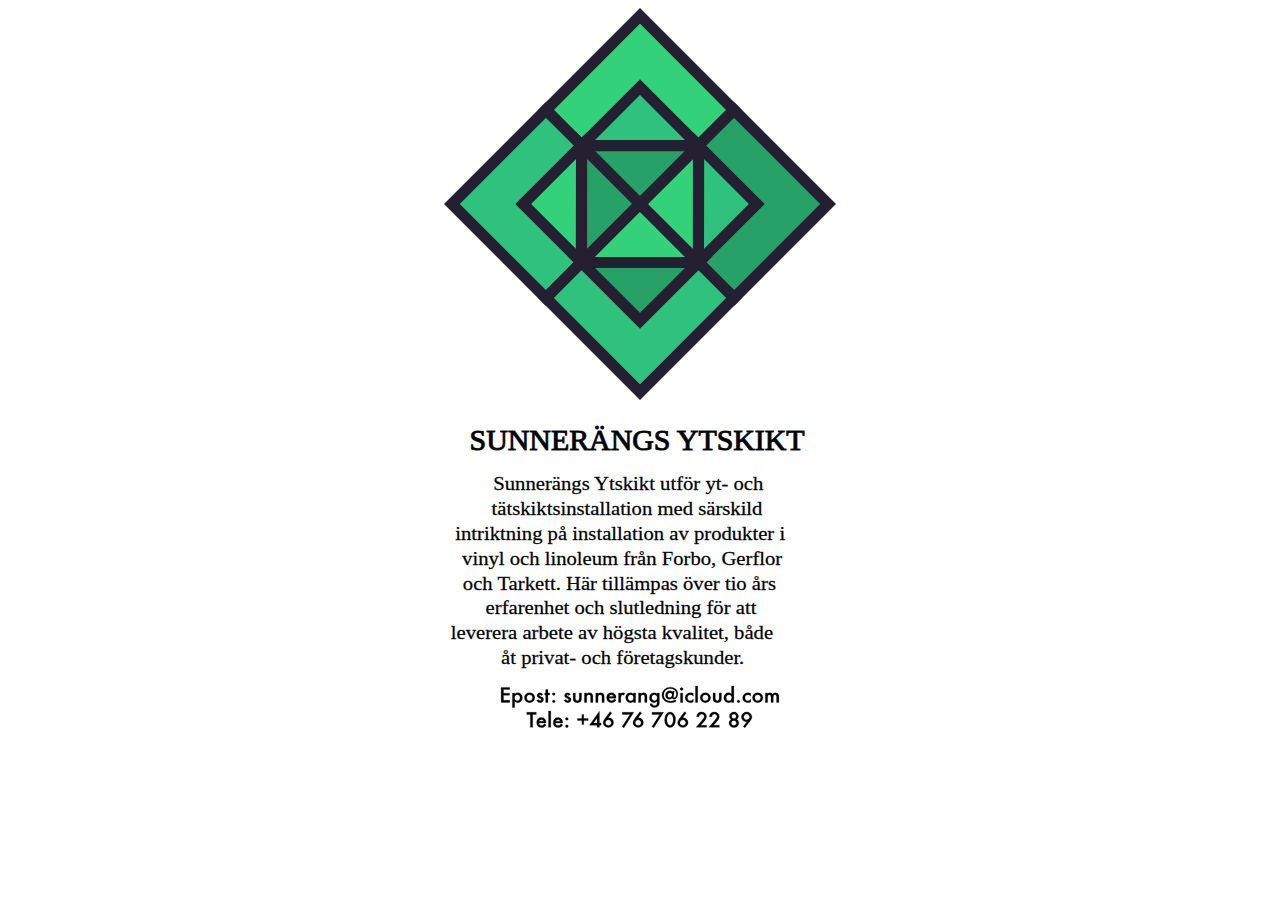
<file: testindex.html>
<!DOCTYPE HTML>

<html>
    <head>
        <title>Sunnerängs Ytskikt</title>
        <meta charset="utf8" />
        <link rel="icon" href="images/logo2.svg" type="image/svg">
        </head>
    <body style="display:flex; justify-content:center; align-items:center;">
        <img class="fit-picture" src="images/vectorcontent.svg" alt="A green logotype representing four flooring sheets partially folded up together resembling a flower" style="width:auto; height:80vh;"/>
        </body>
</html>
</file>
<file: assets/css/main.css>
@import url("fontawesome-all.min.css");
@import url("https://fonts.googleapis.com/css?family=Lato:400,400italic,700,700italic|Source+Code+Pro:400");

/*
	Read Only by HTML5 UP
	html5up.net | @ajlkn
	Free for personal and commercial use under the CCA 3.0 license (html5up.net/license)
*/

html, body, div, span, applet, object,
iframe, h1, h2, h3, h4, h5, h6, p, blockquote,
pre, a, abbr, acronym, address, big, cite,
code, del, dfn, em, img, ins, kbd, q, s, samp,
small, strike, strong, sub, sup, tt, var, b,
u, i, center, dl, dt, dd, ol, ul, li, fieldset,
form, label, legend, table, caption, tbody,
tfoot, thead, tr, th, td, article, aside,
canvas, details, embed, figure, figcaption,
footer, header, hgroup, menu, nav, output, ruby,
section, summary, time, mark, audio, video {
	margin: 0;
	padding: 0;
	border: 0;
	font-size: 100%;
	font: inherit;
	vertical-align: baseline;}

article, aside, details, figcaption, figure,
footer, header, hgroup, menu, nav, section {
	display: block;}

body {
	line-height: 1;
}

ol, ul {
	list-style: none;
}

blockquote, q {
	quotes: none;
}

	blockquote:before, blockquote:after, q:before, q:after {
		content: '';
		content: none;
	}

table {
	border-collapse: collapse;
	border-spacing: 0;
}

body {
	-webkit-text-size-adjust: none;
}

mark {
	background-color: transparent;
	color: inherit;
}

input::-moz-focus-inner {
	border: 0;
	padding: 0;
}

input, select, textarea {
	-moz-appearance: none;
	-webkit-appearance: none;
	-ms-appearance: none;
	appearance: none;
}

/* Basic */

	html {
		box-sizing: border-box;
	}

	*, *:before, *:after {
		box-sizing: inherit;
	}

	body {
		background: #fff;
	}

		body.is-preload *, body.is-preload *:before, body.is-preload *:after {
			-moz-animation: none !important;
			-webkit-animation: none !important;
			-ms-animation: none !important;
			animation: none !important;
			-moz-transition: none !important;
			-webkit-transition: none !important;
			-ms-transition: none !important;
			transition: none !important;
		}

	body, input, select, textarea {
		color: #888;
		font-family: "Lato", sans-serif;
		font-size: 16pt;
		font-weight: 400;
		line-height: 1.75em;
	}

	a {
		-moz-transition: color 0.2s ease-in-out, border-color 0.2s ease-in-out;
		-webkit-transition: color 0.2s ease-in-out, border-color 0.2s ease-in-out;
		-ms-transition: color 0.2s ease-in-out, border-color 0.2s ease-in-out;
		transition: color 0.2s ease-in-out, border-color 0.2s ease-in-out;
		border-bottom: solid 1px #e4e4e4;
		color: inherit;
		text-decoration: none;
	}

		a:hover {
			border-bottom-color: transparent;
			color: #0c2d42 !important;
		}

	strong, b {
		color: #777;
		font-weight: 700;
	}

	em, i {
		font-style: italic;
	}

	p {
		margin: 0 0 2.25em 0;
	}

	h1, h2, h3, h4, h5, h6 {
		color: #777;
		font-weight: 700;
		line-height: 1em;
		margin: 0 0 0.5625em 0;
	}

		h1 a, h2 a, h3 a, h4 a, h5 a, h6 a {
			border: 0;
			color: inherit;
			text-decoration: none;
		}

	h2 {
		font-size: 2em;
		line-height: 1.5em;
	}

	h3 {
		font-size: 1.75em;
		line-height: 1.5em;
	}

	h4 {
		font-size: 1.25em;
		line-height: 1.5em;
	}

	h5 {
		font-size: 0.9em;
		line-height: 1.5em;
	}

	h6 {
		font-size: 0.7em;
		line-height: 1.5em;
	}

	sub {
		font-size: 0.8em;
		position: relative;
		top: 0.5em;
	}

	sup {
		font-size: 0.8em;
		position: relative;
		top: -0.5em;
	}

	hr {
		border: 0;
		border-bottom: solid 2px #f4f4f4;
		margin: 2.25em 0;
	}

		hr.major {
			margin: 3.375em 0;
		}

	blockquote {
		border-left: solid 8px #e4e4e4;
		font-style: italic;
		margin: 0 0 2.25em 0;
		padding: 0.5em 0 0.5em 2em;
	}

	code {
		background: #555;
		border-radius: 5px;
		color: #fff;
		font-family: "Source Code Pro", monospace;
		font-size: 0.9em;
		margin: 0 0.25em;
		padding: 0.25em 0.65em;
	}

	pre {
		font-family: "Source Code Pro", monospace;
		font-size: 0.9em;
		margin: 0 0 2.25em 0;
	}

		pre code {
			-webkit-overflow-scrolling: touch;
			display: block;
			line-height: 1.5em;
			overflow-x: auto;
			padding: 1em 1.5em;
		}

	.align-left {
		text-align: left;
	}

	.align-center {
		text-align: center;
	}

	.align-right {
		text-align: right;
	}

/* Row */

	.row {
		display: flex;
		flex-wrap: wrap;
		box-sizing: border-box;
		align-items: stretch;
	}

		.row > * {
			box-sizing: border-box;
		}

		.row.gtr-uniform > * > :last-child {
			margin-bottom: 0;
		}

		.row.aln-left {
			justify-content: flex-start;
		}

		.row.aln-center {
			justify-content: center;
		}

		.row.aln-right {
			justify-content: flex-end;
		}

		.row.aln-top {
			align-items: flex-start;
		}

		.row.aln-middle {
			align-items: center;
		}

		.row.aln-bottom {
			align-items: flex-end;
		}

		.row > .imp {
			order: -1;
		}

		.row > .col-1 {
			width: 8.33333%;
		}

		.row > .off-1 {
			margin-left: 8.33333%;
		}

		.row > .col-2 {
			width: 16.66667%;
		}

		.row > .off-2 {
			margin-left: 16.66667%;
		}

		.row > .col-3 {
			width: 25%;
		}

		.row > .off-3 {
			margin-left: 25%;
		}

		.row > .col-4 {
			width: 33.33333%;
		}

		.row > .off-4 {
			margin-left: 33.33333%;
		}

		.row > .col-5 {
			width: 41.66667%;
		}

		.row > .off-5 {
			margin-left: 41.66667%;
		}

		.row > .col-6 {
			width: 50%;
		}

		.row > .off-6 {
			margin-left: 50%;
		}

		.row > .col-7 {
			width: 58.33333%;
		}

		.row > .off-7 {
			margin-left: 58.33333%;
		}

		.row > .col-8 {
			width: 66.66667%;
		}

		.row > .off-8 {
			margin-left: 66.66667%;
		}

		.row > .col-9 {
			width: 75%;
		}

		.row > .off-9 {
			margin-left: 75%;
		}

		.row > .col-10 {
			width: 83.33333%;
		}

		.row > .off-10 {
			margin-left: 83.33333%;
		}

		.row > .col-11 {
			width: 91.66667%;
		}

		.row > .off-11 {
			margin-left: 91.66667%;
		}

		.row > .col-12 {
			width: 100%;
		}

		.row > .off-12 {
			margin-left: 100%;
		}

		.row.gtr-0 {
			margin-top: 0;
			margin-left: 0em;
		}

			.row.gtr-0 > * {
				padding: 0 0 0 0em;
			}

			.row.gtr-0.gtr-uniform {
				margin-top: 0em;
			}

				.row.gtr-0.gtr-uniform > * {
					padding-top: 0em;
				}

		.row.gtr-25 {
			margin-top: 0;
			margin-left: -0.5em;
		}

			.row.gtr-25 > * {
				padding: 0 0 0 0.5em;
			}

			.row.gtr-25.gtr-uniform {
				margin-top: -0.5em;
			}

				.row.gtr-25.gtr-uniform > * {
					padding-top: 0.5em;
				}

		.row.gtr-50 {
			margin-top: 0;
			margin-left: -1em;
		}

			.row.gtr-50 > * {
				padding: 0 0 0 1em;
			}

			.row.gtr-50.gtr-uniform {
				margin-top: -1em;
			}

				.row.gtr-50.gtr-uniform > * {
					padding-top: 1em;
				}

		.row {
			margin-top: 0;
			margin-left: -2em;
		}

			.row > * {
				padding: 0 0 0 2em;
			}

			.row.gtr-uniform {
				margin-top: -2em;
			}

				.row.gtr-uniform > * {
					padding-top: 2em;
				}

		.row.gtr-150 {
			margin-top: 0;
			margin-left: -3em;
		}

			.row.gtr-150 > * {
				padding: 0 0 0 3em;
			}

			.row.gtr-150.gtr-uniform {
				margin-top: -3em;
			}

				.row.gtr-150.gtr-uniform > * {
					padding-top: 3em;
				}

		.row.gtr-200 {
			margin-top: 0;
			margin-left: -4em;
		}

			.row.gtr-200 > * {
				padding: 0 0 0 4em;
			}

			.row.gtr-200.gtr-uniform {
				margin-top: -4em;
			}

				.row.gtr-200.gtr-uniform > * {
					padding-top: 4em;
				}

		@media screen and (max-width: 1680px) {

			.row {
				display: flex;
				flex-wrap: wrap;
				box-sizing: border-box;
				align-items: stretch;
			}

				.row > * {
					box-sizing: border-box;
				}

				.row.gtr-uniform > * > :last-child {
					margin-bottom: 0;
				}

				.row.aln-left {
					justify-content: flex-start;
				}

				.row.aln-center {
					justify-content: center;
				}

				.row.aln-right {
					justify-content: flex-end;
				}

				.row.aln-top {
					align-items: flex-start;
				}

				.row.aln-middle {
					align-items: center;
				}

				.row.aln-bottom {
					align-items: flex-end;
				}

				.row > .imp-xlarge {
					order: -1;
				}

				.row > .col-1-xlarge {
					width: 8.33333%;
				}

				.row > .off-1-xlarge {
					margin-left: 8.33333%;
				}

				.row > .col-2-xlarge {
					width: 16.66667%;
				}

				.row > .off-2-xlarge {
					margin-left: 16.66667%;
				}

				.row > .col-3-xlarge {
					width: 25%;
				}

				.row > .off-3-xlarge {
					margin-left: 25%;
				}

				.row > .col-4-xlarge {
					width: 33.33333%;
				}

				.row > .off-4-xlarge {
					margin-left: 33.33333%;
				}

				.row > .col-5-xlarge {
					width: 41.66667%;
				}

				.row > .off-5-xlarge {
					margin-left: 41.66667%;
				}

				.row > .col-6-xlarge {
					width: 50%;
				}

				.row > .off-6-xlarge {
					margin-left: 50%;
				}

				.row > .col-7-xlarge {
					width: 58.33333%;
				}

				.row > .off-7-xlarge {
					margin-left: 58.33333%;
				}

				.row > .col-8-xlarge {
					width: 66.66667%;
				}

				.row > .off-8-xlarge {
					margin-left: 66.66667%;
				}

				.row > .col-9-xlarge {
					width: 75%;
				}

				.row > .off-9-xlarge {
					margin-left: 75%;
				}

				.row > .col-10-xlarge {
					width: 83.33333%;
				}

				.row > .off-10-xlarge {
					margin-left: 83.33333%;
				}

				.row > .col-11-xlarge {
					width: 91.66667%;
				}

				.row > .off-11-xlarge {
					margin-left: 91.66667%;
				}

				.row > .col-12-xlarge {
					width: 100%;
				}

				.row > .off-12-xlarge {
					margin-left: 100%;
				}

				.row.gtr-0 {
					margin-top: 0;
					margin-left: 0em;
				}

					.row.gtr-0 > * {
						padding: 0 0 0 0em;
					}

					.row.gtr-0.gtr-uniform {
						margin-top: 0em;
					}

						.row.gtr-0.gtr-uniform > * {
							padding-top: 0em;
						}

				.row.gtr-25 {
					margin-top: 0;
					margin-left: -0.5em;
				}

					.row.gtr-25 > * {
						padding: 0 0 0 0.5em;
					}

					.row.gtr-25.gtr-uniform {
						margin-top: -0.5em;
					}

						.row.gtr-25.gtr-uniform > * {
							padding-top: 0.5em;
						}

				.row.gtr-50 {
					margin-top: 0;
					margin-left: -1em;
				}

					.row.gtr-50 > * {
						padding: 0 0 0 1em;
					}

					.row.gtr-50.gtr-uniform {
						margin-top: -1em;
					}

						.row.gtr-50.gtr-uniform > * {
							padding-top: 1em;
						}

				.row {
					margin-top: 0;
					margin-left: -2em;
				}

					.row > * {
						padding: 0 0 0 2em;
					}

					.row.gtr-uniform {
						margin-top: -2em;
					}

						.row.gtr-uniform > * {
							padding-top: 2em;
						}

				.row.gtr-150 {
					margin-top: 0;
					margin-left: -3em;
				}

					.row.gtr-150 > * {
						padding: 0 0 0 3em;
					}

					.row.gtr-150.gtr-uniform {
						margin-top: -3em;
					}

						.row.gtr-150.gtr-uniform > * {
							padding-top: 3em;
						}

				.row.gtr-200 {
					margin-top: 0;
					margin-left: -4em;
				}

					.row.gtr-200 > * {
						padding: 0 0 0 4em;
					}

					.row.gtr-200.gtr-uniform {
						margin-top: -4em;
					}

						.row.gtr-200.gtr-uniform > * {
							padding-top: 4em;
						}

		}

		@media screen and (max-width: 1280px) {

			.row {
				display: flex;
				flex-wrap: wrap;
				box-sizing: border-box;
				align-items: stretch;
			}

				.row > * {
					box-sizing: border-box;
				}

				.row.gtr-uniform > * > :last-child {
					margin-bottom: 0;
				}

				.row.aln-left {
					justify-content: flex-start;
				}

				.row.aln-center {
					justify-content: center;
				}

				.row.aln-right {
					justify-content: flex-end;
				}

				.row.aln-top {
					align-items: flex-start;
				}

				.row.aln-middle {
					align-items: center;
				}

				.row.aln-bottom {
					align-items: flex-end;
				}

				.row > .imp-large {
					order: -1;
				}

				.row > .col-1-large {
					width: 8.33333%;
				}

				.row > .off-1-large {
					margin-left: 8.33333%;
				}

				.row > .col-2-large {
					width: 16.66667%;
				}

				.row > .off-2-large {
					margin-left: 16.66667%;
				}

				.row > .col-3-large {
					width: 25%;
				}

				.row > .off-3-large {
					margin-left: 25%;
				}

				.row > .col-4-large {
					width: 33.33333%;
				}

				.row > .off-4-large {
					margin-left: 33.33333%;
				}

				.row > .col-5-large {
					width: 41.66667%;
				}

				.row > .off-5-large {
					margin-left: 41.66667%;
				}

				.row > .col-6-large {
					width: 50%;
				}

				.row > .off-6-large {
					margin-left: 50%;
				}

				.row > .col-7-large {
					width: 58.33333%;
				}

				.row > .off-7-large {
					margin-left: 58.33333%;
				}

				.row > .col-8-large {
					width: 66.66667%;
				}

				.row > .off-8-large {
					margin-left: 66.66667%;
				}

				.row > .col-9-large {
					width: 75%;
				}

				.row > .off-9-large {
					margin-left: 75%;
				}

				.row > .col-10-large {
					width: 83.33333%;
				}

				.row > .off-10-large {
					margin-left: 83.33333%;
				}

				.row > .col-11-large {
					width: 91.66667%;
				}

				.row > .off-11-large {
					margin-left: 91.66667%;
				}

				.row > .col-12-large {
					width: 100%;
				}

				.row > .off-12-large {
					margin-left: 100%;
				}

				.row.gtr-0 {
					margin-top: 0;
					margin-left: 0em;
				}

					.row.gtr-0 > * {
						padding: 0 0 0 0em;
					}

					.row.gtr-0.gtr-uniform {
						margin-top: 0em;
					}

						.row.gtr-0.gtr-uniform > * {
							padding-top: 0em;
						}

				.row.gtr-25 {
					margin-top: 0;
					margin-left: -0.375em;
				}

					.row.gtr-25 > * {
						padding: 0 0 0 0.375em;
					}

					.row.gtr-25.gtr-uniform {
						margin-top: -0.375em;
					}

						.row.gtr-25.gtr-uniform > * {
							padding-top: 0.375em;
						}

				.row.gtr-50 {
					margin-top: 0;
					margin-left: -0.75em;
				}

					.row.gtr-50 > * {
						padding: 0 0 0 0.75em;
					}

					.row.gtr-50.gtr-uniform {
						margin-top: -0.75em;
					}

						.row.gtr-50.gtr-uniform > * {
							padding-top: 0.75em;
						}

				.row {
					margin-top: 0;
					margin-left: -1.5em;
				}

					.row > * {
						padding: 0 0 0 1.5em;
					}

					.row.gtr-uniform {
						margin-top: -1.5em;
					}

						.row.gtr-uniform > * {
							padding-top: 1.5em;
						}

				.row.gtr-150 {
					margin-top: 0;
					margin-left: -2.25em;
				}

					.row.gtr-150 > * {
						padding: 0 0 0 2.25em;
					}

					.row.gtr-150.gtr-uniform {
						margin-top: -2.25em;
					}

						.row.gtr-150.gtr-uniform > * {
							padding-top: 2.25em;
						}

				.row.gtr-200 {
					margin-top: 0;
					margin-left: -3em;
				}

					.row.gtr-200 > * {
						padding: 0 0 0 3em;
					}

					.row.gtr-200.gtr-uniform {
						margin-top: -3em;
					}

						.row.gtr-200.gtr-uniform > * {
							padding-top: 3em;
						}

		}

		@media screen and (max-width: 1024px) {

			.row {
				display: flex;
				flex-wrap: wrap;
				box-sizing: border-box;
				align-items: stretch;
			}

				.row > * {
					box-sizing: border-box;
				}

				.row.gtr-uniform > * > :last-child {
					margin-bottom: 0;
				}

				.row.aln-left {
					justify-content: flex-start;
				}

				.row.aln-center {
					justify-content: center;
				}

				.row.aln-right {
					justify-content: flex-end;
				}

				.row.aln-top {
					align-items: flex-start;
				}

				.row.aln-middle {
					align-items: center;
				}

				.row.aln-bottom {
					align-items: flex-end;
				}

				.row > .imp-medium {
					order: -1;
				}

				.row > .col-1-medium {
					width: 8.33333%;
				}

				.row > .off-1-medium {
					margin-left: 8.33333%;
				}

				.row > .col-2-medium {
					width: 16.66667%;
				}

				.row > .off-2-medium {
					margin-left: 16.66667%;
				}

				.row > .col-3-medium {
					width: 25%;
				}

				.row > .off-3-medium {
					margin-left: 25%;
				}

				.row > .col-4-medium {
					width: 33.33333%;
				}

				.row > .off-4-medium {
					margin-left: 33.33333%;
				}

				.row > .col-5-medium {
					width: 41.66667%;
				}

				.row > .off-5-medium {
					margin-left: 41.66667%;
				}

				.row > .col-6-medium {
					width: 50%;
				}

				.row > .off-6-medium {
					margin-left: 50%;
				}

				.row > .col-7-medium {
					width: 58.33333%;
				}

				.row > .off-7-medium {
					margin-left: 58.33333%;
				}

				.row > .col-8-medium {
					width: 66.66667%;
				}

				.row > .off-8-medium {
					margin-left: 66.66667%;
				}

				.row > .col-9-medium {
					width: 75%;
				}

				.row > .off-9-medium {
					margin-left: 75%;
				}

				.row > .col-10-medium {
					width: 83.33333%;
				}

				.row > .off-10-medium {
					margin-left: 83.33333%;
				}

				.row > .col-11-medium {
					width: 91.66667%;
				}

				.row > .off-11-medium {
					margin-left: 91.66667%;
				}

				.row > .col-12-medium {
					width: 100%;
				}

				.row > .off-12-medium {
					margin-left: 100%;
				}

				.row.gtr-0 {
					margin-top: 0;
					margin-left: 0em;
				}

					.row.gtr-0 > * {
						padding: 0 0 0 0em;
					}

					.row.gtr-0.gtr-uniform {
						margin-top: 0em;
					}

						.row.gtr-0.gtr-uniform > * {
							padding-top: 0em;
						}

				.row.gtr-25 {
					margin-top: 0;
					margin-left: -0.375em;
				}

					.row.gtr-25 > * {
						padding: 0 0 0 0.375em;
					}

					.row.gtr-25.gtr-uniform {
						margin-top: -0.375em;
					}

						.row.gtr-25.gtr-uniform > * {
							padding-top: 0.375em;
						}

				.row.gtr-50 {
					margin-top: 0;
					margin-left: -0.75em;
				}

					.row.gtr-50 > * {
						padding: 0 0 0 0.75em;
					}

					.row.gtr-50.gtr-uniform {
						margin-top: -0.75em;
					}

						.row.gtr-50.gtr-uniform > * {
							padding-top: 0.75em;
						}

				.row {
					margin-top: 0;
					margin-left: -1.5em;
				}

					.row > * {
						padding: 0 0 0 1.5em;
					}

					.row.gtr-uniform {
						margin-top: -1.5em;
					}

						.row.gtr-uniform > * {
							padding-top: 1.5em;
						}

				.row.gtr-150 {
					margin-top: 0;
					margin-left: -2.25em;
				}

					.row.gtr-150 > * {
						padding: 0 0 0 2.25em;
					}

					.row.gtr-150.gtr-uniform {
						margin-top: -2.25em;
					}

						.row.gtr-150.gtr-uniform > * {
							padding-top: 2.25em;
						}

				.row.gtr-200 {
					margin-top: 0;
					margin-left: -3em;
				}

					.row.gtr-200 > * {
						padding: 0 0 0 3em;
					}

					.row.gtr-200.gtr-uniform {
						margin-top: -3em;
					}

						.row.gtr-200.gtr-uniform > * {
							padding-top: 3em;
						}

		}

		@media screen and (max-width: 736px) {

			.row {
				display: flex;
				flex-wrap: wrap;
				box-sizing: border-box;
				align-items: stretch;
			}

				.row > * {
					box-sizing: border-box;
				}

				.row.gtr-uniform > * > :last-child {
					margin-bottom: 0;
				}

				.row.aln-left {
					justify-content: flex-start;
				}

				.row.aln-center {
					justify-content: center;
				}

				.row.aln-right {
					justify-content: flex-end;
				}

				.row.aln-top {
					align-items: flex-start;
				}

				.row.aln-middle {
					align-items: center;
				}

				.row.aln-bottom {
					align-items: flex-end;
				}

				.row > .imp-small {
					order: -1;
				}

				.row > .col-1-small {
					width: 8.33333%;
				}

				.row > .off-1-small {
					margin-left: 8.33333%;
				}

				.row > .col-2-small {
					width: 16.66667%;
				}

				.row > .off-2-small {
					margin-left: 16.66667%;
				}

				.row > .col-3-small {
					width: 25%;
				}

				.row > .off-3-small {
					margin-left: 25%;
				}

				.row > .col-4-small {
					width: 33.33333%;
				}

				.row > .off-4-small {
					margin-left: 33.33333%;
				}

				.row > .col-5-small {
					width: 41.66667%;
				}

				.row > .off-5-small {
					margin-left: 41.66667%;
				}

				.row > .col-6-small {
					width: 50%;
				}

				.row > .off-6-small {
					margin-left: 50%;
				}

				.row > .col-7-small {
					width: 58.33333%;
				}

				.row > .off-7-small {
					margin-left: 58.33333%;
				}

				.row > .col-8-small {
					width: 66.66667%;
				}

				.row > .off-8-small {
					margin-left: 66.66667%;
				}

				.row > .col-9-small {
					width: 75%;
				}

				.row > .off-9-small {
					margin-left: 75%;
				}

				.row > .col-10-small {
					width: 83.33333%;
				}

				.row > .off-10-small {
					margin-left: 83.33333%;
				}

				.row > .col-11-small {
					width: 91.66667%;
				}

				.row > .off-11-small {
					margin-left: 91.66667%;
				}

				.row > .col-12-small {
					width: 100%;
				}

				.row > .off-12-small {
					margin-left: 100%;
				}

				.row.gtr-0 {
					margin-top: 0;
					margin-left: 0em;
				}

					.row.gtr-0 > * {
						padding: 0 0 0 0em;
					}

					.row.gtr-0.gtr-uniform {
						margin-top: 0em;
					}

						.row.gtr-0.gtr-uniform > * {
							padding-top: 0em;
						}

				.row.gtr-25 {
					margin-top: 0;
					margin-left: -0.3125em;
				}

					.row.gtr-25 > * {
						padding: 0 0 0 0.3125em;
					}

					.row.gtr-25.gtr-uniform {
						margin-top: -0.3125em;
					}

						.row.gtr-25.gtr-uniform > * {
							padding-top: 0.3125em;
						}

				.row.gtr-50 {
					margin-top: 0;
					margin-left: -0.625em;
				}

					.row.gtr-50 > * {
						padding: 0 0 0 0.625em;
					}

					.row.gtr-50.gtr-uniform {
						margin-top: -0.625em;
					}

						.row.gtr-50.gtr-uniform > * {
							padding-top: 0.625em;
						}

				.row {
					margin-top: 0;
					margin-left: -1.25em;
				}

					.row > * {
						padding: 0 0 0 1.25em;
					}

					.row.gtr-uniform {
						margin-top: -1.25em;
					}

						.row.gtr-uniform > * {
							padding-top: 1.25em;
						}

				.row.gtr-150 {
					margin-top: 0;
					margin-left: -1.875em;
				}

					.row.gtr-150 > * {
						padding: 0 0 0 1.875em;
					}

					.row.gtr-150.gtr-uniform {
						margin-top: -1.875em;
					}

						.row.gtr-150.gtr-uniform > * {
							padding-top: 1.875em;
						}

				.row.gtr-200 {
					margin-top: 0;
					margin-left: -2.5em;
				}

					.row.gtr-200 > * {
						padding: 0 0 0 2.5em;
					}

					.row.gtr-200.gtr-uniform {
						margin-top: -2.5em;
					}

						.row.gtr-200.gtr-uniform > * {
							padding-top: 2.5em;
						}

		}

		@media screen and (max-width: 480px) {

			.row {
				display: flex;
				flex-wrap: wrap;
				box-sizing: border-box;
				align-items: stretch;
			}

				.row > * {
					box-sizing: border-box;
				}

				.row.gtr-uniform > * > :last-child {
					margin-bottom: 0;
				}

				.row.aln-left {
					justify-content: flex-start;
				}

				.row.aln-center {
					justify-content: center;
				}

				.row.aln-right {
					justify-content: flex-end;
				}

				.row.aln-top {
					align-items: flex-start;
				}

				.row.aln-middle {
					align-items: center;
				}

				.row.aln-bottom {
					align-items: flex-end;
				}

				.row > .imp-xsmall {
					order: -1;
				}

				.row > .col-1-xsmall {
					width: 8.33333%;
				}

				.row > .off-1-xsmall {
					margin-left: 8.33333%;
				}

				.row > .col-2-xsmall {
					width: 16.66667%;
				}

				.row > .off-2-xsmall {
					margin-left: 16.66667%;
				}

				.row > .col-3-xsmall {
					width: 25%;
				}

				.row > .off-3-xsmall {
					margin-left: 25%;
				}

				.row > .col-4-xsmall {
					width: 33.33333%;
				}

				.row > .off-4-xsmall {
					margin-left: 33.33333%;
				}

				.row > .col-5-xsmall {
					width: 41.66667%;
				}

				.row > .off-5-xsmall {
					margin-left: 41.66667%;
				}

				.row > .col-6-xsmall {
					width: 50%;
				}

				.row > .off-6-xsmall {
					margin-left: 50%;
				}

				.row > .col-7-xsmall {
					width: 58.33333%;
				}

				.row > .off-7-xsmall {
					margin-left: 58.33333%;
				}

				.row > .col-8-xsmall {
					width: 66.66667%;
				}

				.row > .off-8-xsmall {
					margin-left: 66.66667%;
				}

				.row > .col-9-xsmall {
					width: 75%;
				}

				.row > .off-9-xsmall {
					margin-left: 75%;
				}

				.row > .col-10-xsmall {
					width: 83.33333%;
				}

				.row > .off-10-xsmall {
					margin-left: 83.33333%;
				}

				.row > .col-11-xsmall {
					width: 91.66667%;
				}

				.row > .off-11-xsmall {
					margin-left: 91.66667%;
				}

				.row > .col-12-xsmall {
					width: 100%;
				}

				.row > .off-12-xsmall {
					margin-left: 100%;
				}

				.row.gtr-0 {
					margin-top: 0;
					margin-left: 0em;
				}

					.row.gtr-0 > * {
						padding: 0 0 0 0em;
					}

					.row.gtr-0.gtr-uniform {
						margin-top: 0em;
					}

						.row.gtr-0.gtr-uniform > * {
							padding-top: 0em;
						}

				.row.gtr-25 {
					margin-top: 0;
					margin-left: -0.3125em;
				}

					.row.gtr-25 > * {
						padding: 0 0 0 0.3125em;
					}

					.row.gtr-25.gtr-uniform {
						margin-top: -0.3125em;
					}

						.row.gtr-25.gtr-uniform > * {
							padding-top: 0.3125em;
						}

				.row.gtr-50 {
					margin-top: 0;
					margin-left: -0.625em;
				}

					.row.gtr-50 > * {
						padding: 0 0 0 0.625em;
					}

					.row.gtr-50.gtr-uniform {
						margin-top: -0.625em;
					}

						.row.gtr-50.gtr-uniform > * {
							padding-top: 0.625em;
						}

				.row {
					margin-top: 0;
					margin-left: -1.25em;
				}

					.row > * {
						padding: 0 0 0 1.25em;
					}

					.row.gtr-uniform {
						margin-top: -1.25em;
					}

						.row.gtr-uniform > * {
							padding-top: 1.25em;
						}

				.row.gtr-150 {
					margin-top: 0;
					margin-left: -1.875em;
				}

					.row.gtr-150 > * {
						padding: 0 0 0 1.875em;
					}

					.row.gtr-150.gtr-uniform {
						margin-top: -1.875em;
					}

						.row.gtr-150.gtr-uniform > * {
							padding-top: 1.875em;
						}

				.row.gtr-200 {
					margin-top: 0;
					margin-left: -2.5em;
				}

					.row.gtr-200 > * {
						padding: 0 0 0 2.5em;
					}

					.row.gtr-200.gtr-uniform {
						margin-top: -2.5em;
					}

						.row.gtr-200.gtr-uniform > * {
							padding-top: 2.5em;
						}

		}

/* Container */

	.container {
		margin: 0 auto;
		max-width: calc(100% - 4.5em);
		width: 45em;
	}

		.container.xsmall {
			width: 11.25em;
		}

		.container.small {
			width: 22.5em;
		}

		.container.medium {
			width: 33.75em;
		}

		.container.large {
			width: 56.25em;
		}

		.container.xlarge {
			width: 67.5em;
		}

		.container.max {
			width: 100%;
		}

		@media screen and (max-width: 1024px) {

			.container {
				width: 100% !important;
			}

		}

		@media screen and (max-width: 480px) {

			.container {
				max-width: calc(100% - 3.375em);
			}

		}

/* Section/Article */

	section.special, article.special {
		text-align: center;
	}

	header p {
		color: #aaa;
		position: relative;
		margin: 0 0 1.6875em 0;
	}

	header h2 + p {
		font-size: 1.25em;
		margin-top: -0.5em;
		line-height: 1.5em;
	}

	header h3 + p {
		font-size: 1.1em;
		margin-top: -0.35em;
		line-height: 1.5em;
	}

	header h4 + p,
	header h5 + p,
	header h6 + p {
		font-size: 0.9em;
		margin-top: -0.25em;
		line-height: 1.5em;
	}

	header.major h2 {
		color: #0c2d42;
		font-size: 3.5em;
	}

		header.major h2 + p {
			color: #777;
			font-size: 1.75em;
			font-weight: 700;
			margin-top: -0.75em;
		}

/* Form */

	form {
		margin: 0 0 2.25em 0;
	}

	label {
		color: #777;
		display: block;
		font-size: 0.9em;
		font-weight: 700;
		margin: 0 0 1.125em 0;
	}

	input::-moz-focus-inner {
		border: 0;
		padding: 0;
	}

	input[type="text"],
	input[type="password"],
	input[type="email"],
	select,
	textarea {
		-moz-appearance: none;
		-webkit-appearance: none;
		-ms-appearance: none;
		appearance: none;
		border-radius: 5px;
		border: none;
		border: solid 2px #e4e4e4;
		color: inherit;
		display: block;
		outline: 0;
		padding: 0 1em;
		text-decoration: none;
		width: 100%;
	}

		input[type="text"]:invalid,
		input[type="password"]:invalid,
		input[type="email"]:invalid,
		select:invalid,
		textarea:invalid {
			box-shadow: none;
		}

		input[type="text"]:focus,
		input[type="password"]:focus,
		input[type="email"]:focus,
		select:focus,
		textarea:focus {
			border-color: #0c2d42;
		}

	select {
		background-image: url("data:image/svg+xml;charset=utf8,%3Csvg xmlns='http://www.w3.org/2000/svg' width='40' height='40' preserveAspectRatio='none' viewBox='0 0 40 40'%3E%3Cpath d='M9.4,12.3l10.4,10.4l10.4-10.4c0.2-0.2,0.5-0.4,0.9-0.4c0.3,0,0.6,0.1,0.9,0.4l3.3,3.3c0.2,0.2,0.4,0.5,0.4,0.9 c0,0.4-0.1,0.6-0.4,0.9L20.7,31.9c-0.2,0.2-0.5,0.4-0.9,0.4c-0.3,0-0.6-0.1-0.9-0.4L4.3,17.3c-0.2-0.2-0.4-0.5-0.4-0.9 c0-0.4,0.1-0.6,0.4-0.9l3.3-3.3c0.2-0.2,0.5-0.4,0.9-0.4S9.1,12.1,9.4,12.3z' fill='%23e4e4e4' /%3E%3C/svg%3E");
		background-size: 1.25em;
		background-repeat: no-repeat;
		background-position: calc(100% - 1em) center;
		height: 2.75em;
		padding-right: 2.75em;
		text-overflow: ellipsis;
	}

		select option {
			color: #777;
			background: #fff;
		}

		select:focus::-ms-value {
			background-color: transparent;
		}

		select::-ms-expand {
			display: none;
		}

	input[type="text"],
	input[type="password"],
	input[type="email"],
	select {
		height: 2.75em;
	}

	textarea {
		padding: 0.75em 1em;
	}

	input[type="checkbox"],
	input[type="radio"] {
		-moz-appearance: none;
		-webkit-appearance: none;
		-ms-appearance: none;
		appearance: none;
		display: block;
		float: left;
		margin-right: -2em;
		opacity: 0;
		width: 1em;
		z-index: -1;
	}

		input[type="checkbox"] + label,
		input[type="radio"] + label {
			text-decoration: none;
			color: #888;
			cursor: pointer;
			display: inline-block;
			font-size: 1em;
			font-weight: 400;
			padding-left: 2.4em;
			padding-right: 0.75em;
			position: relative;
		}

			input[type="checkbox"] + label:before,
			input[type="radio"] + label:before {
				-moz-osx-font-smoothing: grayscale;
				-webkit-font-smoothing: antialiased;
				display: inline-block;
				font-style: normal;
				font-variant: normal;
				text-rendering: auto;
				line-height: 1;
				text-transform: none !important;
				font-family: 'Font Awesome 5 Free';
				font-weight: 900;
			}

			input[type="checkbox"] + label:before,
			input[type="radio"] + label:before {
				background: #fafafa;
				border-radius: 5px;
				border: solid 2px #e4e4e4;
				content: '';
				display: inline-block;
				font-size: 0.8em;
				height: 2.0625em;
				left: 0;
				line-height: 2.0625em;
				position: absolute;
				text-align: center;
				top: 0;
				width: 2.0625em;
			}

		input[type="checkbox"]:checked + label:before,
		input[type="radio"]:checked + label:before {
			background: #989898;
			border-color: #989898;
			color: #ffffff;
			content: '\f00c';
		}

		input[type="checkbox"]:focus + label:before,
		input[type="radio"]:focus + label:before {
			border-color: #0c2d42;
		}

	input[type="checkbox"] + label:before {
		border-radius: 5px;
	}

	input[type="radio"] + label:before {
		border-radius: 100%;
	}

	::-webkit-input-placeholder {
		color: #aaa !important;
		font-style: italic;
		opacity: 1.0;
	}

	:-moz-placeholder {
		color: #aaa !important;
		font-style: italic;
		opacity: 1.0;
	}

	::-moz-placeholder {
		color: #aaa !important;
		font-style: italic;
		opacity: 1.0;
	}

	:-ms-input-placeholder {
		color: #aaa !important;
		font-style: italic;
		opacity: 1.0;
	}

/* Box */

	.box {
		border-radius: 5px;
		border: solid 2px #e4e4e4;
		margin-bottom: 2.25em;
		padding: 1.5em;
	}

		.box > :last-child,
		.box > :last-child > :last-child,
		.box > :last-child > :last-child > :last-child {
			margin-bottom: 0;
		}

		.box.alt {
			border: 0;
			border-radius: 0;
			padding: 0;
		}

/* Icon */

	.icon {
		text-decoration: none;
		border-bottom: none;
		position: relative;
	}

		.icon:before {
			-moz-osx-font-smoothing: grayscale;
			-webkit-font-smoothing: antialiased;
			display: inline-block;
			font-style: normal;
			font-variant: normal;
			text-rendering: auto;
			line-height: 1;
			text-transform: none !important;
			font-family: 'Font Awesome 5 Free';
			font-weight: 400;
		}

		.icon > .label {
			display: none;
		}

		.icon:before {
			line-height: inherit;
		}

		.icon.solid:before {
			font-weight: 900;
		}

		.icon.brands:before {
			font-family: 'Font Awesome 5 Brands';
		}

/* Image */

	.image {
		border-radius: 5px;
		border: 0;
		display: inline-block;
		position: relative;
	}

		.image[data-position] img {
			-moz-object-fit: cover;
			-webkit-object-fit: cover;
			-ms-object-fit: cover;
			object-fit: cover;
			display: block;
			position: absolute;
			top: 0;
			left: 0;
			width: 100%;
			height: 100%;
		}

		.image[data-position="top left"] img {
			-moz-object-position: top left;
			-webkit-object-position: top left;
			-ms-object-position: top left;
			object-position: top left;
		}

		.image[data-position="top"] img {
			-moz-object-position: top;
			-webkit-object-position: top;
			-ms-object-position: top;
			object-position: top;
		}

		.image[data-position="top right"] img {
			-moz-object-position: top right;
			-webkit-object-position: top right;
			-ms-object-position: top right;
			object-position: top right;
		}

		.image[data-position="right"] img {
			-moz-object-position: right;
			-webkit-object-position: right;
			-ms-object-position: right;
			object-position: right;
		}

		.image[data-position="bottom right"] img {
			-moz-object-position: bottom right;
			-webkit-object-position: bottom right;
			-ms-object-position: bottom right;
			object-position: bottom right;
		}

		.image[data-position="bottom"] img {
			-moz-object-position: bottom;
			-webkit-object-position: bottom;
			-ms-object-position: bottom;
			object-position: bottom;
		}

		.image[data-position="bottom left"] img {
			-moz-object-position: bottom left;
			-webkit-object-position: bottom left;
			-ms-object-position: bottom left;
			object-position: bottom left;
		}

		.image[data-position="left"] img {
			-moz-object-position: left;
			-webkit-object-position: left;
			-ms-object-position: left;
			object-position: left;
		}

		.image[data-position="center"] img {
			-moz-object-position: center;
			-webkit-object-position: center;
			-ms-object-position: center;
			object-position: center;
		}

		.image[data-position="25% 25%"] img {
			-moz-object-position: 25% 25%;
			-webkit-object-position: 25% 25%;
			-ms-object-position: 25% 25%;
			object-position: 25% 25%;
		}

		.image[data-position="75% 25%"] img {
			-moz-object-position: 75% 25%;
			-webkit-object-position: 75% 25%;
			-ms-object-position: 75% 25%;
			object-position: 75% 25%;
		}

		.image[data-position="75% 75%"] img {
			-moz-object-position: 75% 75%;
			-webkit-object-position: 75% 75%;
			-ms-object-position: 75% 75%;
			object-position: 75% 75%;
		}

		.image[data-position="25% 75%"] img {
			-moz-object-position: 25% 75%;
			-webkit-object-position: 25% 75%;
			-ms-object-position: 25% 75%;
			object-position: 25% 75%;
		}

		.image img {
			border-radius: 5px;
			display: block;
		}

		.image.left {
			float: left;
			margin: 0 2.5em 2em 0;
			top: 0.25em;
		}

		.image.right {
			float: right;
			margin: 0 0 2em 2.5em;
			top: 0.25em;
		}

		.image.fit {
			display: block;
			margin: 0 0 2.25em 0;
			width: 100%;
		}

			.image.fit img {
				display: block;
				width: 100%;
			}

		.image.avatar {
			border-radius: 100%;
			overflow: hidden;
		}

			.image.avatar img {
				border-radius: 100%;
				display: block;
				width: 100%;
			}

		.image.main {
			display: block;
			height: 20em;
			border-radius: 0;
		}

			.image.main img {
				border-radius: 0;
			}

/* List */

	ol {
		list-style: decimal;
		margin: 0 0 2.25em 0;
		padding-left: 1.25em;
	}

		ol li {
			padding-left: 0.25em;
		}

	ul {
		list-style: disc;
		margin: 0 0 2.25em 0;
		padding-left: 1em;
	}

		ul li {
			padding-left: 0.5em;
		}

		ul.alt {
			list-style: none;
			padding-left: 0;
		}

			ul.alt li {
				border-top: solid 2px #f4f4f4;
				padding: 0.5em 0;
			}

				ul.alt li:first-child {
					border-top: 0;
					padding-top: 0;
				}

	dl {
		margin: 0 0 2.25em 0;
	}

/* Actions */

	ul.actions {
		display: -moz-flex;
		display: -webkit-flex;
		display: -ms-flex;
		display: flex;
		cursor: default;
		list-style: none;
		margin-left: -1.125em;
		padding-left: 0;
	}

		ul.actions li {
			padding: 0 0 0 1.125em;
			vertical-align: middle;
		}

		ul.actions.special {
			-moz-justify-content: center;
			-webkit-justify-content: center;
			-ms-justify-content: center;
			justify-content: center;
			width: 100%;
			margin-left: 0;
		}

			ul.actions.special li:first-child {
				padding-left: 0;
			}

		ul.actions.stacked {
			-moz-flex-direction: column;
			-webkit-flex-direction: column;
			-ms-flex-direction: column;
			flex-direction: column;
			margin-left: 0;
		}

			ul.actions.stacked li {
				padding: 1.125em 0 0 0;
			}

				ul.actions.stacked li:first-child {
					padding-top: 0;
				}

		ul.actions.fit {
			width: calc(100% + 1.125em);
		}

			ul.actions.fit li {
				-moz-flex-grow: 1;
				-webkit-flex-grow: 1;
				-ms-flex-grow: 1;
				flex-grow: 1;
				-moz-flex-shrink: 1;
				-webkit-flex-shrink: 1;
				-ms-flex-shrink: 1;
				flex-shrink: 1;
				width: 100%;
			}

				ul.actions.fit li > * {
					width: 100%;
				}

			ul.actions.fit.stacked {
				width: 100%;
			}

		@media screen and (max-width: 480px) {

			ul.actions:not(.fixed) {
				-moz-flex-direction: column;
				-webkit-flex-direction: column;
				-ms-flex-direction: column;
				flex-direction: column;
				margin-left: 0;
				width: 100% !important;
			}

				ul.actions:not(.fixed) li {
					-moz-flex-grow: 1;
					-webkit-flex-grow: 1;
					-ms-flex-grow: 1;
					flex-grow: 1;
					-moz-flex-shrink: 1;
					-webkit-flex-shrink: 1;
					-ms-flex-shrink: 1;
					flex-shrink: 1;
					padding: 1.125em 0 0 0;
					text-align: center;
					width: 100%;
				}

					ul.actions:not(.fixed) li > * {
						width: 100%;
					}

					ul.actions:not(.fixed) li:first-child {
						padding-top: 0;
					}

					ul.actions:not(.fixed) li input[type="submit"],
					ul.actions:not(.fixed) li input[type="reset"],
					ul.actions:not(.fixed) li input[type="button"],
					ul.actions:not(.fixed) li button,
					ul.actions:not(.fixed) li .button {
						width: 100%;
					}

						ul.actions:not(.fixed) li input[type="submit"].icon:before,
						ul.actions:not(.fixed) li input[type="reset"].icon:before,
						ul.actions:not(.fixed) li input[type="button"].icon:before,
						ul.actions:not(.fixed) li button.icon:before,
						ul.actions:not(.fixed) li .button.icon:before {
							margin-left: -0.5rem;
						}

		}

/* Feature Icons */

	ul.feature-icons {
		list-style: none;
		padding-left: 0;
	}

		ul.feature-icons li {
			text-decoration: none;
			display: inline-block;
			margin: 0 0 1.6875em 0;
			padding: 0.35em 0 0 3.5em;
			position: relative;
			vertical-align: top;
			width: 48%;
		}

			ul.feature-icons li:before {
				-moz-osx-font-smoothing: grayscale;
				-webkit-font-smoothing: antialiased;
				display: inline-block;
				font-style: normal;
				font-variant: normal;
				text-rendering: auto;
				line-height: 1;
				text-transform: none !important;
				font-family: 'Font Awesome 5 Free';
				font-weight: 400;
			}

			ul.feature-icons li:before {
				background: #0c2d42;
				border-radius: 100%;
				color: #ffffff;
				display: block;
				height: 2.5em;
				left: 0;
				line-height: 2.5em;
				position: absolute;
				text-align: center;
				top: 0;
				width: 2.5em;
			}

/* Icons */

	ul.icons {
		cursor: default;
		list-style: none;
		padding-left: 0;
	}

		ul.icons li {
			display: inline-block;
			padding: 0 1em 0 0;
		}

			ul.icons li:last-child {
				padding-right: 0 !important;
			}

			ul.icons li .icon:before {
				font-size: 1.25em;
			}

/* Table */

	.table-wrapper {
		-webkit-overflow-scrolling: touch;
		overflow-x: auto;
	}

	table {
		margin: 0 0 2.25em 0;
		width: 100%;
	}

		table tbody tr {
			border: solid 2px #f4f4f4;
			border-left: 0;
			border-right: 0;
		}

			table tbody tr:nth-child(2n + 1) {
				background-color: #fafafa;
			}

		table td {
			padding: 0.75em 0.75em;
		}

		table th {
			color: #777;
			font-size: 0.9em;
			font-weight: 700;
			padding: 0 0.75em 0.75em 0.75em;
			text-align: left;
		}

		table thead {
			border-bottom: solid 4px #e4e4e4;
		}

		table tfoot {
			border-top: solid 4px #e4e4e4;
		}

		table.alt {
			border-collapse: separate;
		}

			table.alt tbody tr td {
				border: solid 2px #e4e4e4;
				border-left-width: 0;
				border-top-width: 0;
			}

				table.alt tbody tr td:first-child {
					border-left-width: 2px;
				}

			table.alt tbody tr:first-child td {
				border-top-width: 2px;
			}

			table.alt thead {
				border-bottom: 0;
			}

			table.alt tfoot {
				border-top: 0;
			}

/* Button */

	input[type="submit"],
	input[type="reset"],
	input[type="button"],
	.button {
		-moz-appearance: none;
		-webkit-appearance: none;
		-ms-appearance: none;
		appearance: none;
		-moz-transition: background-color 0.2s ease-in-out, color 0.2s ease-in-out;
		-webkit-transition: background-color 0.2s ease-in-out, color 0.2s ease-in-out;
		-ms-transition: background-color 0.2s ease-in-out, color 0.2s ease-in-out;
		transition: background-color 0.2s ease-in-out, color 0.2s ease-in-out;
		background-color: #989898;
		border-radius: 5px;
		border: 0;
		color: #ffffff !important;
		cursor: pointer;
		display: inline-block;
		font-weight: 700;
		height: 2.75em;
		line-height: 2.75em;
		padding: 0 1.5em;
		text-align: center;
		text-decoration: none;
		white-space: nowrap;
	}

		input[type="submit"]:hover,
		input[type="reset"]:hover,
		input[type="button"]:hover,
		.button:hover {
			background-color: #a5a5a5;
			color: #ffffff !important;
		}

		input[type="submit"]:active,
		input[type="reset"]:active,
		input[type="button"]:active,
		.button:active {
			background-color: #8b8b8b;
		}

		input[type="submit"].icon,
		input[type="reset"].icon,
		input[type="button"].icon,
		.button.icon {
			padding-left: 1.35em;
		}

			input[type="submit"].icon:before,
			input[type="reset"].icon:before,
			input[type="button"].icon:before,
			.button.icon:before {
				margin-right: 0.5em;
			}

		input[type="submit"].fit,
		input[type="reset"].fit,
		input[type="button"].fit,
		.button.fit {
			width: 100%;
		}

		input[type="submit"].small,
		input[type="reset"].small,
		input[type="button"].small,
		.button.small {
			font-size: 0.8em;
		}

		input[type="submit"].large,
		input[type="reset"].large,
		input[type="button"].large,
		.button.large {
			font-size: 1.35em;
		}

		input[type="submit"].alt,
		input[type="reset"].alt,
		input[type="button"].alt,
		.button.alt {
			background-color: transparent;
			box-shadow: inset 0 0 0 2px #e4e4e4;
			color: #777 !important;
		}

			input[type="submit"].alt:hover,
			input[type="reset"].alt:hover,
			input[type="button"].alt:hover,
			.button.alt:hover {
				background-color: #f4f4f4;
				color: #777 !important;
			}

			input[type="submit"].alt:active,
			input[type="reset"].alt:active,
			input[type="button"].alt:active,
			.button.alt:active {
				background-color: #eaeaea;
			}

			input[type="submit"].alt.icon:before,
			input[type="reset"].alt.icon:before,
			input[type="button"].alt.icon:before,
			.button.alt.icon:before {
				color: #aaa;
			}

		input[type="submit"].primary,
		input[type="reset"].primary,
		input[type="button"].primary,
		.button.primary {
			background-color: #0c2d42;
			color: #ffffff !important;
		}

			input[type="submit"].primary:hover,
			input[type="reset"].primary:hover,
			input[type="button"].primary:hover,
			.button.primary:hover {
				background-color: #0c2d42;
			}

			input[type="submit"].primary:active,
			input[type="reset"].primary:active,
			input[type="button"].primary:active,
			.button.primary:active {
				background-color: #0c2d42;
			}

		input[type="submit"].disabled, input[type="submit"]:disabled,
		input[type="reset"].disabled,
		input[type="reset"]:disabled,
		input[type="button"].disabled,
		input[type="button"]:disabled,
		.button.disabled,
		.button:disabled {
			background-color: #888 !important;
			box-shadow: inset 0 -0.15em 0 0 rgba(0, 0, 0, 0.15);
			color: #fff !important;
			cursor: default;
			opacity: 0.25;
		}

/* Features */

	.features article {
		border-top: solid 3px #f4f4f4;
		margin-bottom: 2.25em;
		padding-top: 2.25em;
	}

		.features article:first-child {
			border-top: 0;
			padding-top: 0;
		}

		.features article .image {
			display: inline-block;
			padding-right: 2.5em;
			vertical-align: middle;
			width: 48%;
		}

			.features article .image img {
				display: block;
				width: 100%;
			}

		.features article .inner {
			display: inline-block;
			vertical-align: middle;
			width: 50%;
		}

			.features article .inner > :last-child {
				margin-bottom: 0;
			}

/* Header */

	#header {
		display: -moz-flex;
		display: -webkit-flex;
		display: -ms-flex;
		display: flex;
		-moz-flex-direction: column;
		-webkit-flex-direction: column;
		-ms-flex-direction: column;
		flex-direction: column;
		-moz-justify-content: space-between;
		-webkit-justify-content: space-between;
		-ms-justify-content: space-between;
		justify-content: space-between;
		background: #0c2d42;
		color: #1e84c4;
		height: 100%;
		overflow-y: auto;
		position: fixed;
		text-align: center;
		top: 0;
		width: 23em;
		right: 0;
	}

		#header h1, #header h2, #header h3, #header h4, #header h5, #header h6 {
			color: #ffffff;
		}

			#header h1 a, #header h2 a, #header h3 a, #header h4 a, #header h5 a, #header h6 a {
				color: #ffffff;
			}

		#header header p {
			color: #0c2d42;
		}

		#header a {
			color: #ffffff;
		}

			#header a:hover {
				color: #ffffff !important;
			}

		#header > header {
			-moz-flex-shrink: 0;
			-webkit-flex-shrink: 0;
			-ms-flex-shrink: 0;
			flex-shrink: 0;
			padding: 3em;
		}

			#header > header .avatar {
				display: block;
				margin: 0 auto 2.25em auto;
				width: 8em;
			}

			#header > header h1 {
				font-size: 1.75em;
				margin: 0;
			}

			#header > header p {
				color: #ffffff;
				font-style: italic;
				margin: 1em 0 0 0;
			}

		#header > footer {
			-moz-flex-shrink: 0;
			-webkit-flex-shrink: 0;
			-ms-flex-shrink: 0;
			flex-shrink: 0;
			bottom: 0;
			left: 0;
			padding: 2em;
			width: 100%;
		}

			#header > footer .icons {
				margin: 0;
			}

				#header > footer .icons li a {
					color: #ffffff;
				}

		#header > nav {
			-moz-flex-grow: 1;
			-webkit-flex-grow: 1;
			-ms-flex-grow: 1;
			flex-grow: 1;
		}

			#header > nav ul {
				list-style: none;
				margin: 0;
				padding: 0;
			}

				#header > nav ul li {
					border-top: solid 2px #0c2d42;
					display: block;
					padding: 0;
				}

					#header > nav ul li a {
						-moz-transition: none;
						-webkit-transition: none;
						-ms-transition: none;
						transition: none;
						border: 0;
						color: #ffffff !important;
						display: block;
						padding: 0.85em 0;
						text-decoration: none;
					}

						#header > nav ul li a.active {
							background: #fff;
							color: #0c2d42 !important;
						}

					#header > nav ul li:first-child {
						border-top: 0;
					}

/* Wrapper */

	#wrapper {
		background: #fff;
		padding-right: 23em;
	}

/* Main */

	#main > section {
		border-top: solid 6px #f4f4f4;
	}

		#main > section > .container {
			padding: 6em 0 4em 0;
		}

		#main > section:first-child {
			border-top: 0;
		}

/* Footer */

	#footer {
		background: #fafafa;
		border-top: 0;
		color: #c0c0c0;
		overflow: hidden;
		padding: 4em 0 2em 0;
	}

		#footer .copyright {
			line-height: 1em;
			list-style: none;
			padding: 0;
		}

			#footer .copyright li {
				border-left: solid 1px #d4d4d4;
				display: inline-block;
				font-size: 0.8em;
				margin-left: 1em;
				padding-left: 1em;
			}

				#footer .copyright li:first-child {
					border-left: 0;
					margin-left: 0;
					padding-left: 0;
				}

				#footer .copyright li a {
					color: inherit;
				}

/* XLarge */

	@media screen and (max-width: 1680px) {

		/* Basic */

			body, input, select, textarea {
				font-size: 13pt;
			}

		/* Header */

			#header {
				width: 21em;
			}

				#header > header {
					padding: 2em;
				}

				#header > footer {
					padding: 1.5em;
				}

		/* Wrapper */

			#wrapper {
				padding-right: 21em;
			}

		/* Main */

			#main > section > .container {
				padding: 4em 0 2em 0;
			}

	}

/* Large */

	@media screen and (max-width: 1280px) {

		/* Basic */

			body, input, select, textarea {
				font-size: 11pt;
			}

		/* Header */

			#header {
				width: 20em;
			}

		/* Wrapper */

			#wrapper {
				padding-right: 20em;
			}

	}

/* Medium */

	#titleBar {
		display: none;
	}

	@media screen and (max-width: 1024px) {

		/* Basic */

			html, body {
				overflow-x: hidden;
			}

			body, input, select, textarea {
				font-size: 12pt;
			}

		/* Image */

			.image.left, .image.right {
				max-width: 40%;
			}

				.image.left img, .image.right img {
					width: 100%;
				}

			.image.main {
				height: 20em;
			}

		/* Header */

			#header {
				-moz-backface-visibility: hidden;
				-webkit-backface-visibility: hidden;
				-ms-backface-visibility: hidden;
				backface-visibility: hidden;
				-moz-transition: -moz-transform 0.5s ease;
				-webkit-transition: -webkit-transform 0.5s ease;
				-ms-transition: -ms-transform 0.5s ease;
				transition: transform 0.5s ease;
				display: block;
				height: 100%;
				overflow-y: auto;
				position: fixed;
				top: 0;
				width: 23em;
				z-index: 10002;
				-moz-transform: translateX(23em);
				-webkit-transform: translateX(23em);
				-ms-transform: translateX(23em);
				transform: translateX(23em);
				right: 0;
			}

				#header > footer {
					bottom: auto;
					left: auto;
					margin: 0.5em 0 0 0;
					position: relative;
					right: auto;
					top: auto;
				}

		/* Wrapper */

			#wrapper {
				-moz-backface-visibility: hidden;
				-webkit-backface-visibility: hidden;
				-ms-backface-visibility: hidden;
				backface-visibility: hidden;
				-moz-transition: -moz-transform 0.5s ease;
				-webkit-transition: -webkit-transform 0.5s ease;
				-ms-transition: -ms-transform 0.5s ease;
				transition: transform 0.5s ease;
				padding: 44px 0 1px 0;
			}

		/* Header Panel */

			#titleBar {
				-moz-backface-visibility: hidden;
				-webkit-backface-visibility: hidden;
				-ms-backface-visibility: hidden;
				backface-visibility: hidden;
				-moz-transition: -moz-transform 0.5s ease;
				-webkit-transition: -webkit-transform 0.5s ease;
				-ms-transition: -ms-transform 0.5s ease;
				transition: transform 0.5s ease;
				display: block;
				height: 44px;
				left: 0;
				position: fixed;
				top: 0;
				width: 100%;
				z-index: 10001;
				background: #222;
				color: #fff;
				min-width: 320px;
			}

				#titleBar .title {
					color: #fff;
					display: block;
					font-weight: 700;
					height: 44px;
					line-height: 44px;
					padding: 0 1em;
					width: 100%;
					text-align: left;
				}

					#titleBar .title a {
						border: 0;
						text-decoration: none;
					}

				#titleBar .toggle {
					text-decoration: none;
					height: 4em;
					position: absolute;
					top: 0;
					width: 6em;
					border: 0;
					outline: 0;
					right: 0;
				}

					#titleBar .toggle:before {
						-moz-osx-font-smoothing: grayscale;
						-webkit-font-smoothing: antialiased;
						display: inline-block;
						font-style: normal;
						font-variant: normal;
						text-rendering: auto;
						line-height: 1;
						text-transform: none !important;
						font-family: 'Font Awesome 5 Free';
						font-weight: 900;
					}

					#titleBar .toggle:before {
						background: #0c2d42;
						color: #ffffff;
						content: '\f0c9';
						display: block;
						font-size: 18px;
						height: 44px;
						line-height: 44px;
						position: absolute;
						text-align: center;
						top: 0;
						width: 64px;
						right: 0;
					}

			body.header-visible #wrapper, body.header-visible #titleBar {
				-moz-transform: translateX(-23em);
				-webkit-transform: translateX(-23em);
				-ms-transform: translateX(-23em);
				transform: translateX(-23em);
			}

			body.header-visible #header {
				-moz-transform: translateX(0);
				-webkit-transform: translateX(0);
				-ms-transform: translateX(0);
				transform: translateX(0);
			}

	}

/* Small */

	@media screen and (max-width: 736px) {

		/* Basic */

			body, input, select, textarea {
				font-size: 12pt;
			}

			h1 br, h2 br, h3 br, h4 br, h5 br, h6 br {
				display: none;
			}

			h2 {
				font-size: 1.75em;
			}

			h3 {
				font-size: 1.5em;
			}

			h4 {
				font-size: 1em;
			}

		/* Image */

			.image.left {
				margin: 0 1.5em 1em 0;
			}

			.image.right {
				margin: 0 0 1em 1.5em;
			}

			.image.main {
				height: 12em;
			}

		/* Section/Article */

			header br {
				display: none;
			}

			header.major h2 {
				font-size: 2.5em;
			}

				header.major h2 + p {
					font-size: 1.5em;
				}

		/* Features */

			.features article .image {
				display: block;
				margin: 0 0 2.25em 0;
				padding-right: 0;
				width: 100%;
			}

			.features article .inner {
				display: block;
				width: 100%;
			}

		/* Header */

			#header {
				width: 17em;
				-moz-transform: translateX(17em);
				-webkit-transform: translateX(17em);
				-ms-transform: translateX(17em);
				transform: translateX(17em);
				right: 0;
			}

				#header > header {
					padding: 2em;
				}

					#header > header .avatar {
						margin: 0 auto 1.6875em auto;
						width: 6em;
					}

					#header > header h1 {
						font-size: 1.5em;
					}

					#header > header p {
						margin: 1em 0 0 0;
					}

				#header > footer {
					padding: 1.5em;
				}

		/* Main */

			#main > section > .container {
				padding: 2em 0 0 0;
			}

		/* Footer */

			#footer {
				text-align: center;
			}

				#footer .copyright li {
					border-left: 0;
					display: block;
					line-height: 1.75em;
					margin: 0.75em 0 0 0;
					padding-left: 0;
				}

					#footer .copyright li:first-child {
						margin-top: 0;
					}

		/* Header Panel */

			#titleBar .toggle {
				height: 4em;
				width: 6em;
			}

				#titleBar .toggle:before {
					font-size: 14px;
					width: 44px;
				}

			body.header-visible #wrapper, body.header-visible #titleBar {
				-moz-transform: translateX(-17em);
				-webkit-transform: translateX(-17em);
				-ms-transform: translateX(-17em);
				transform: translateX(-17em);
			}

	}

/* XSmall */

	@media screen and (max-width: 480px) {

		/* Basic */

			html, body {
				min-width: 320px;
			}

			body, input, select, textarea {
				font-size: 12pt;
			}

		/* List */

			ul.actions {
				margin: 0 0 2.25em 0;
			}

				ul.actions li {
					display: block;
					padding: 1.125em 0 0 0;
					text-align: center;
					width: 100%;
				}

					ul.actions li:first-child {
						padding-top: 0;
					}

					ul.actions li > * {
						width: 100%;
						margin: 0 !important;
					}

						ul.actions li > *.icon:before {
							margin-left: -2em;
						}

				ul.actions.small li {
					padding: 0.5625em 0 0 0;
				}

					ul.actions.small li:first-child {
						padding-top: 0;
					}

			ul.feature-icons li {
				display: block;
				width: 100%;
			}

		/* Button */

			input[type="submit"],
			input[type="reset"],
			input[type="button"],
			.button {
				padding: 0;
			}

	}
</file>
